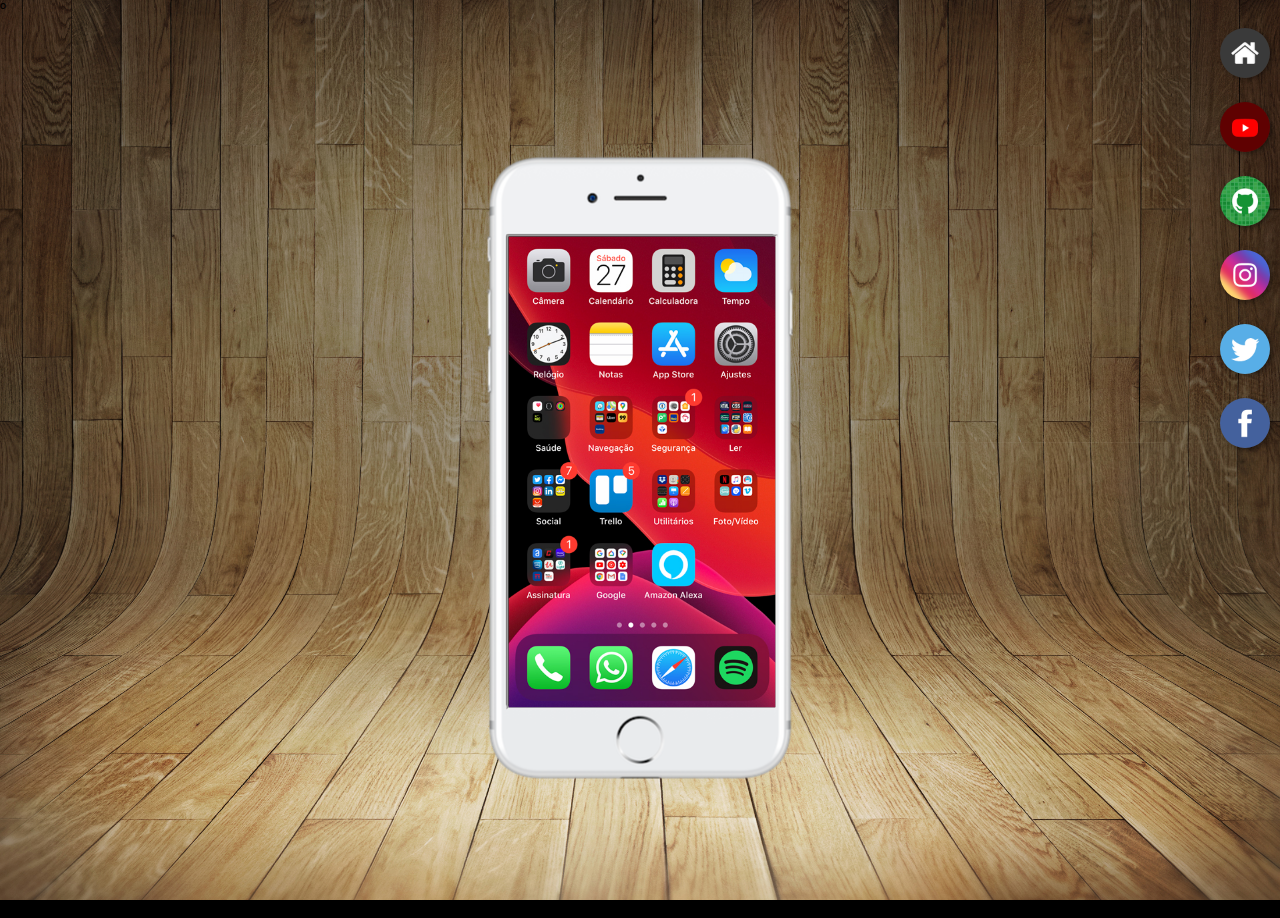
<file: index.html>
<!DOCTYPE html>
<html lang="pt-pt">
<head>
    <meta charset="UTF-8">
    <meta http-equiv="X-UA-Compatible" content="IE=edge">
    <meta name="viewport" content="width=device-width, initial-scale=1.0">
    <link rel="shortcut icon" href="favicon.ico" type="image/x-icon">º
    <link rel="stylesheet" href="estilos/style.css">
    <title>Projeto Redes Sociais</title>
</head>
<body>
    <main>
        <section id="telefone">
            <iframe src="home.html" name="tela" id="tela" framework="0">
                Seu navegador não é compatível com isso.
            </iframe>
        </section>
        <section id="redes-sociais">
            <a href="home.html" target="tela"><img src="imagens/logo-home.jpg" alt="Home"></a><br>
            <a href="youtube.html" target="tela"><img src="imagens/logo-youtube.jpg" alt="Youtube"></a><br>
            <a href="github.html" target="tela"><img src="imagens/logo-github.jpg" alt="Github"></a><br>
            <a href="instagram.html" target="tela"><img src="imagens/logo-instagram.jpg" alt="Instagram"></a><br>
            <a href="twitter.html" target="tela"><img src="imagens/logo-twitter.jpg" alt="Twitter"></a><br>
            <a href="facebook.html" target="tela"><img src="imagens/logo-facebook.jpg" alt="Facebook"></a>
        </section>
    </main>
</body>
</html>
</file>
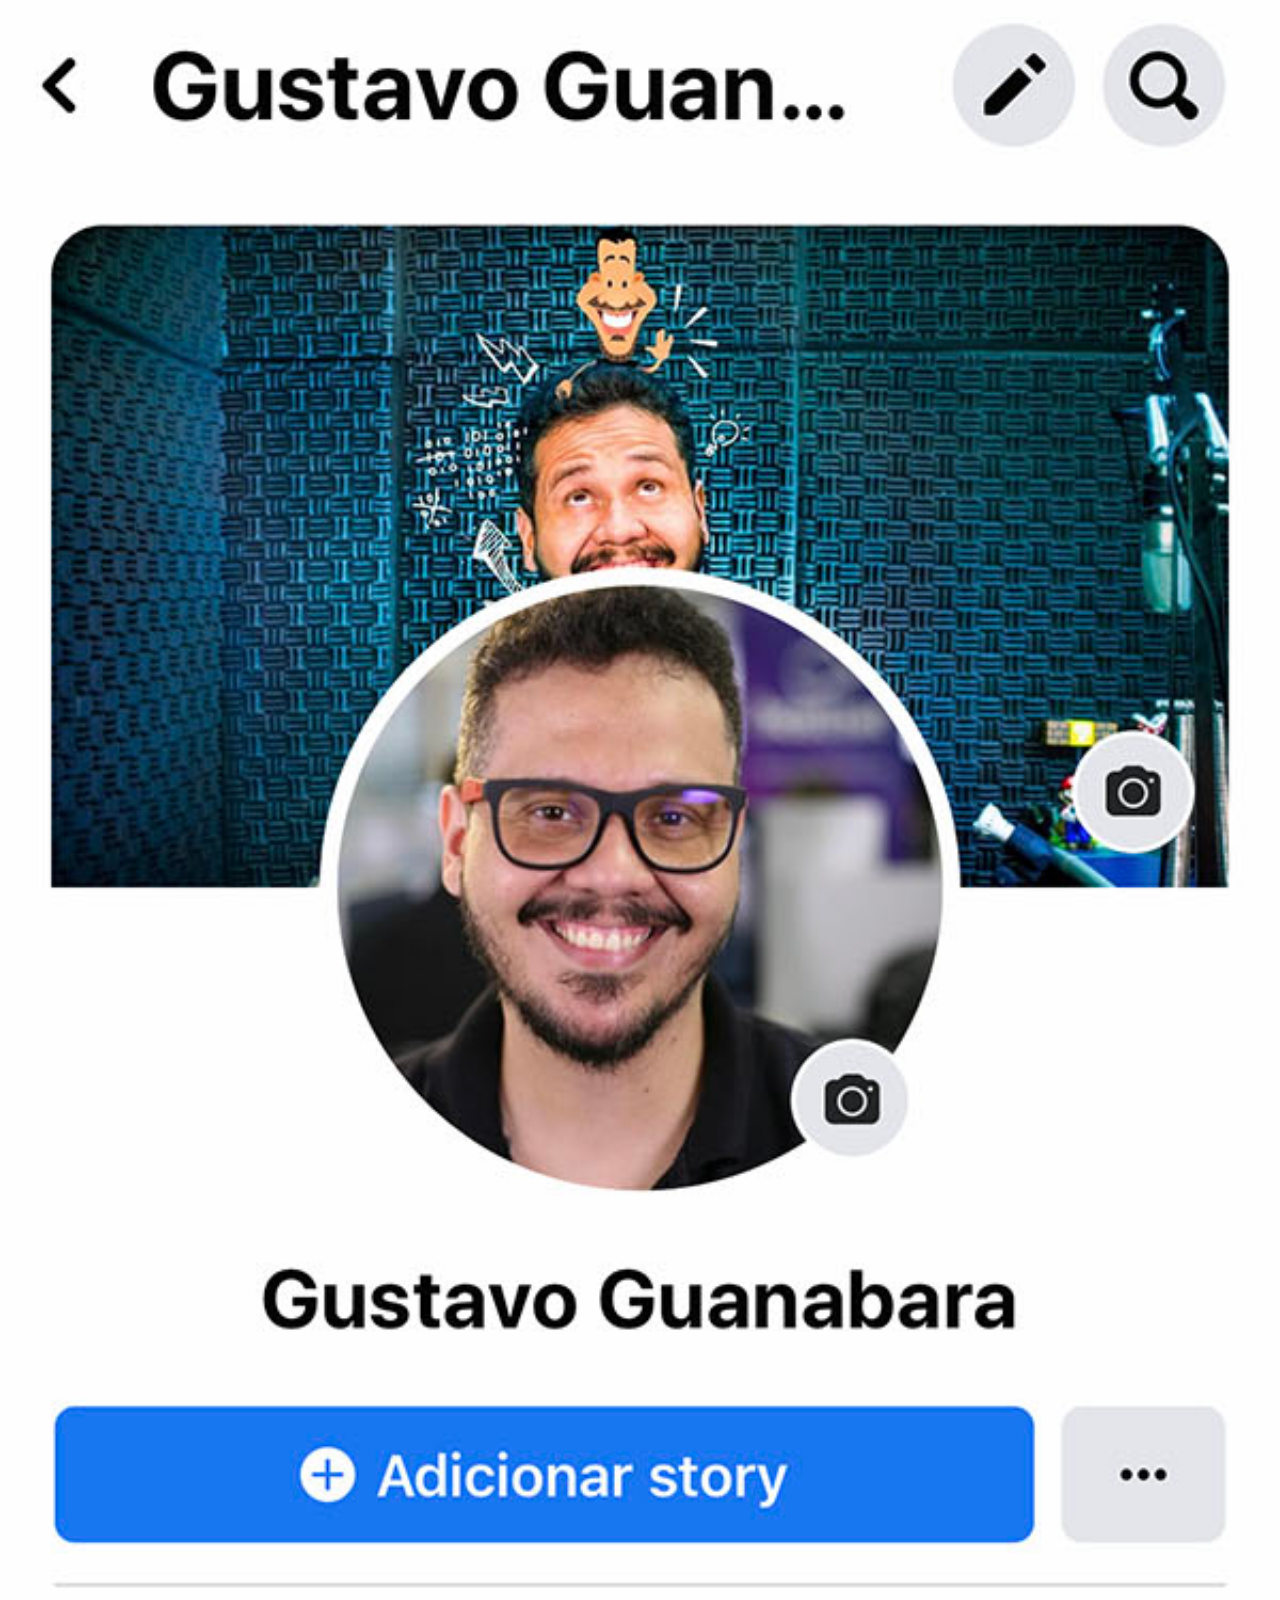
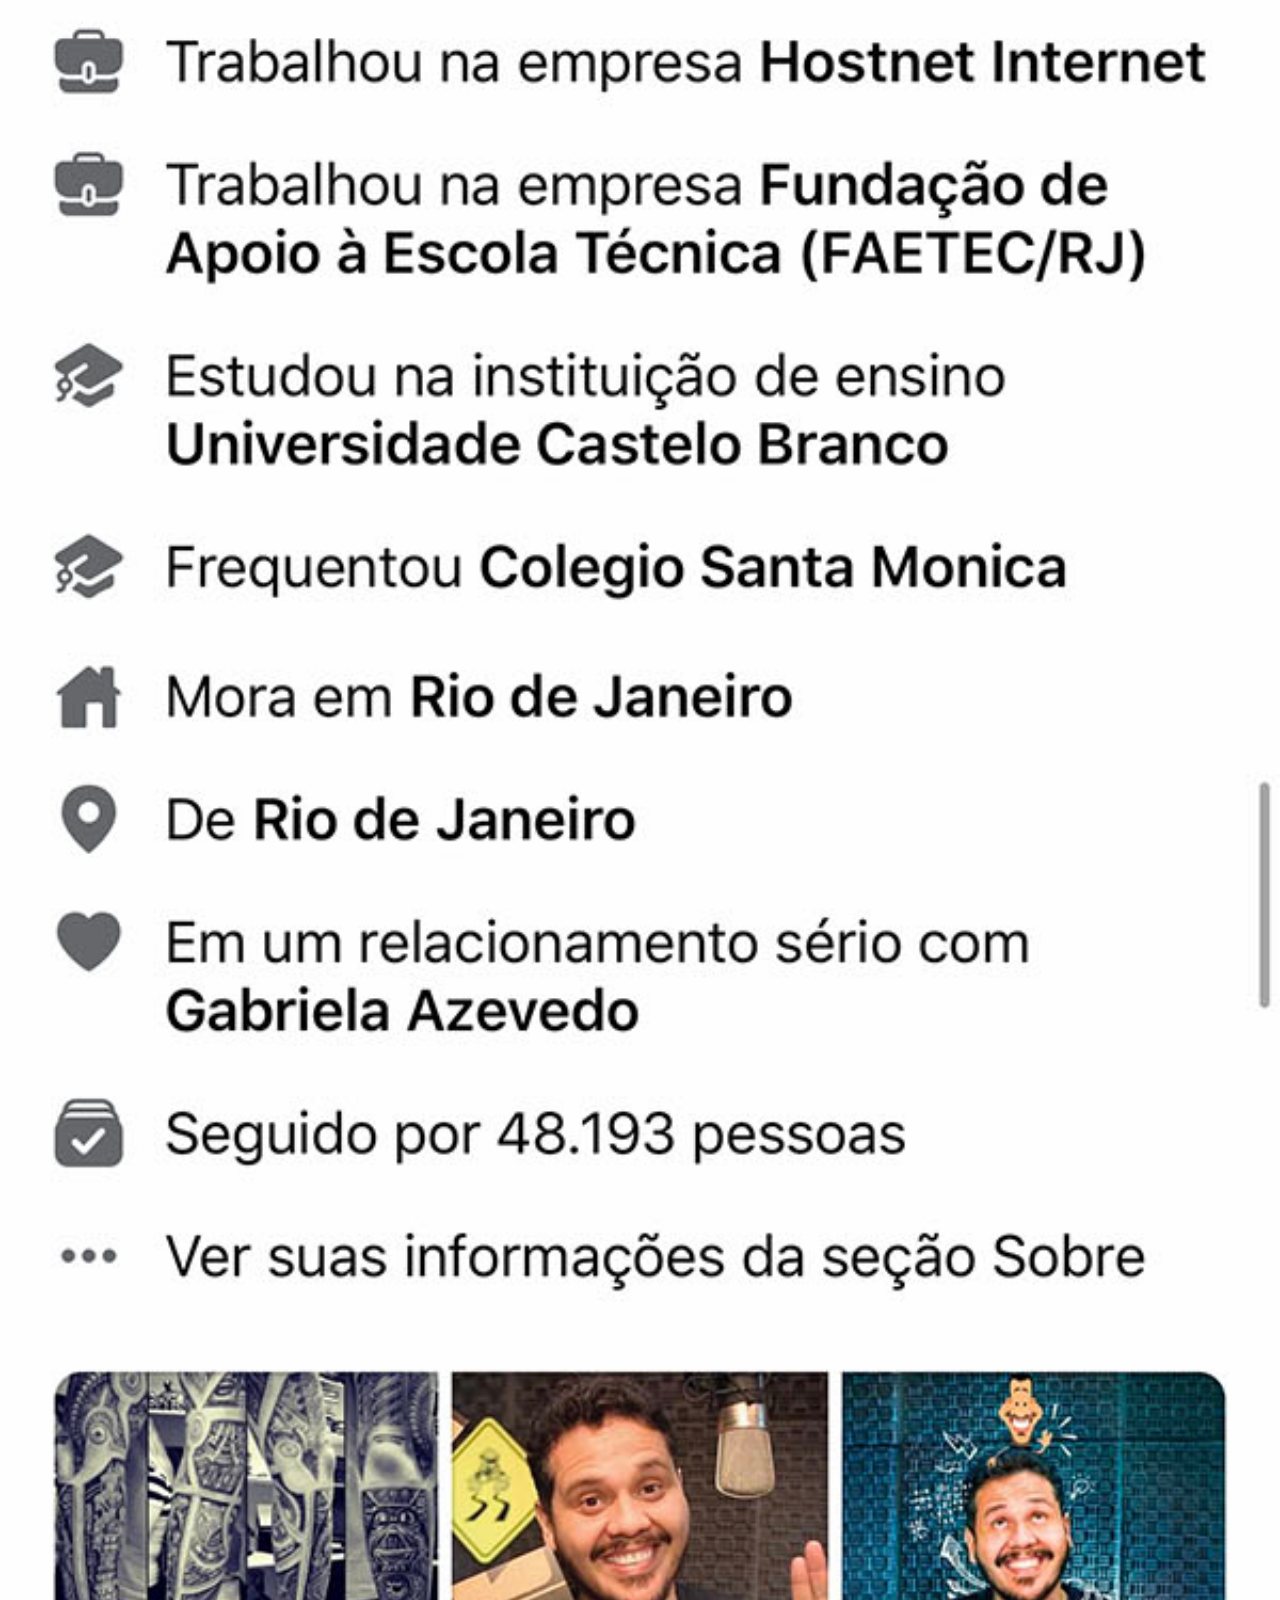
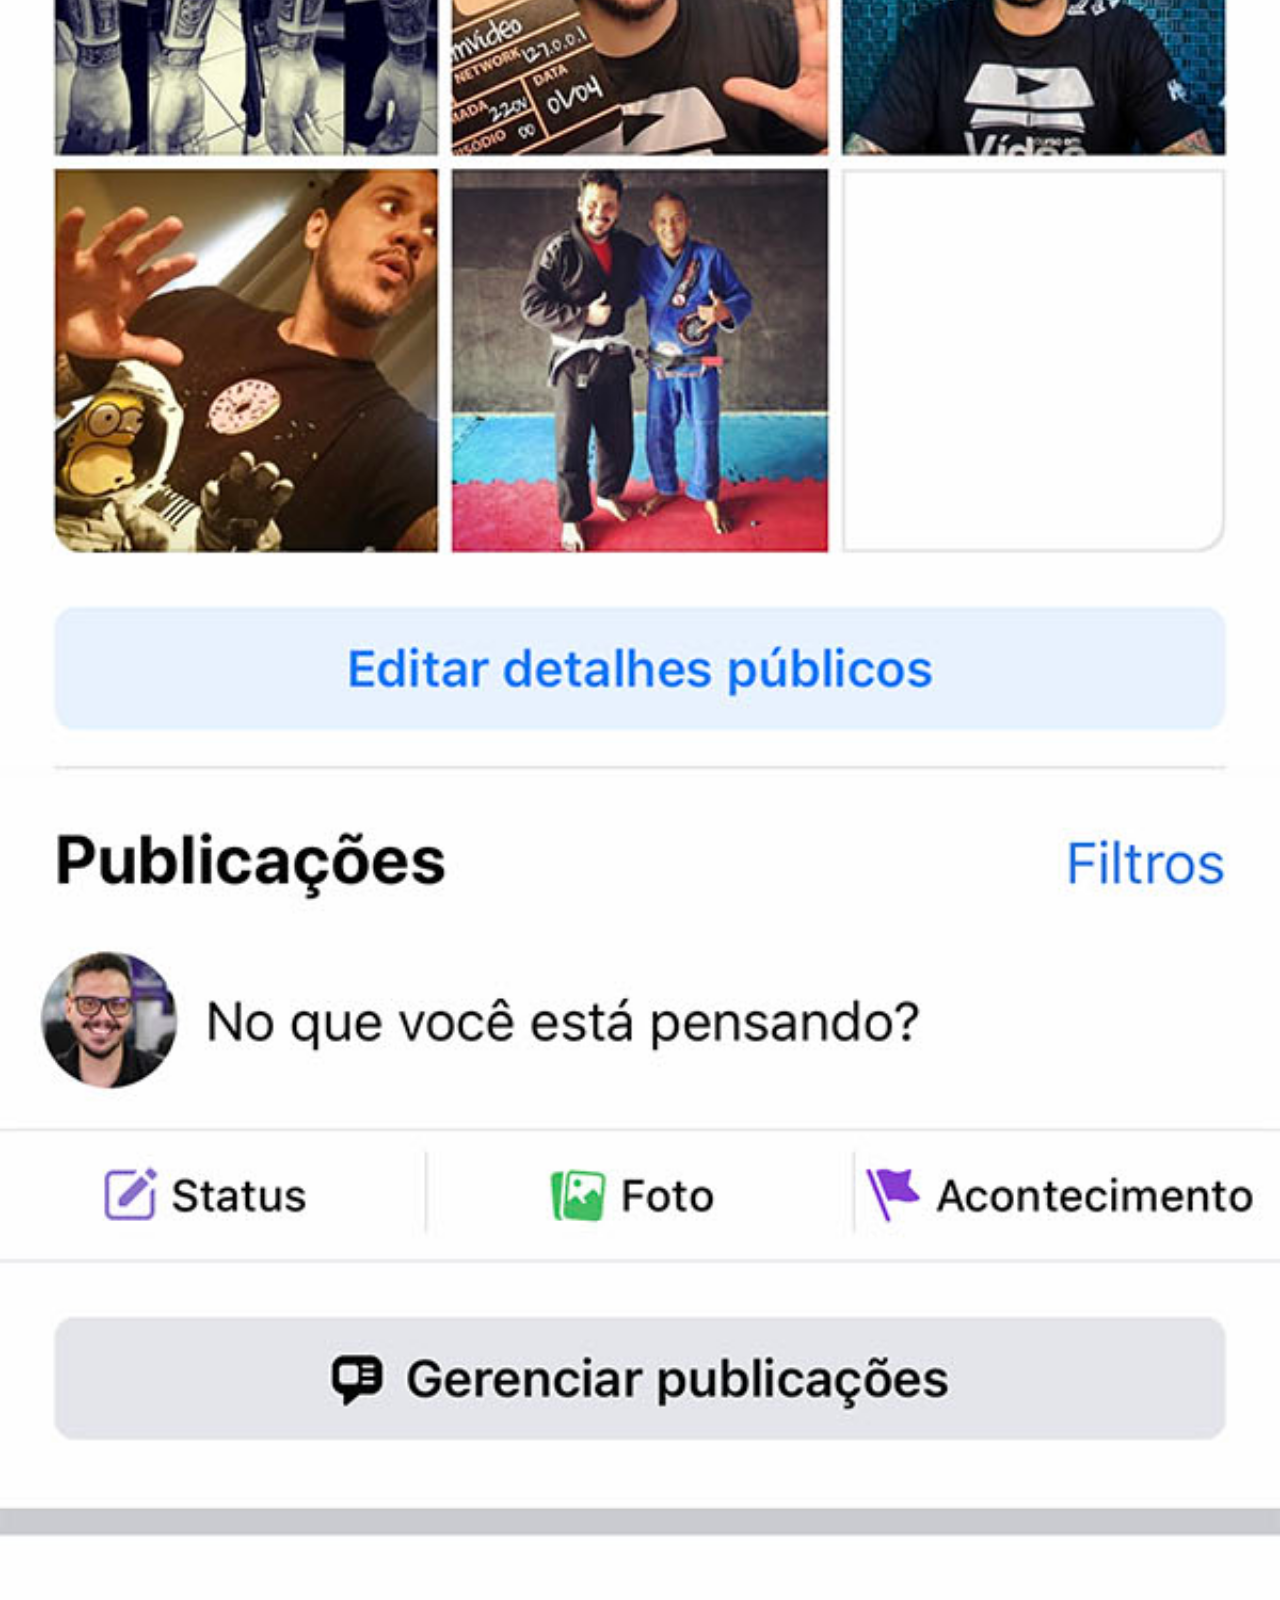
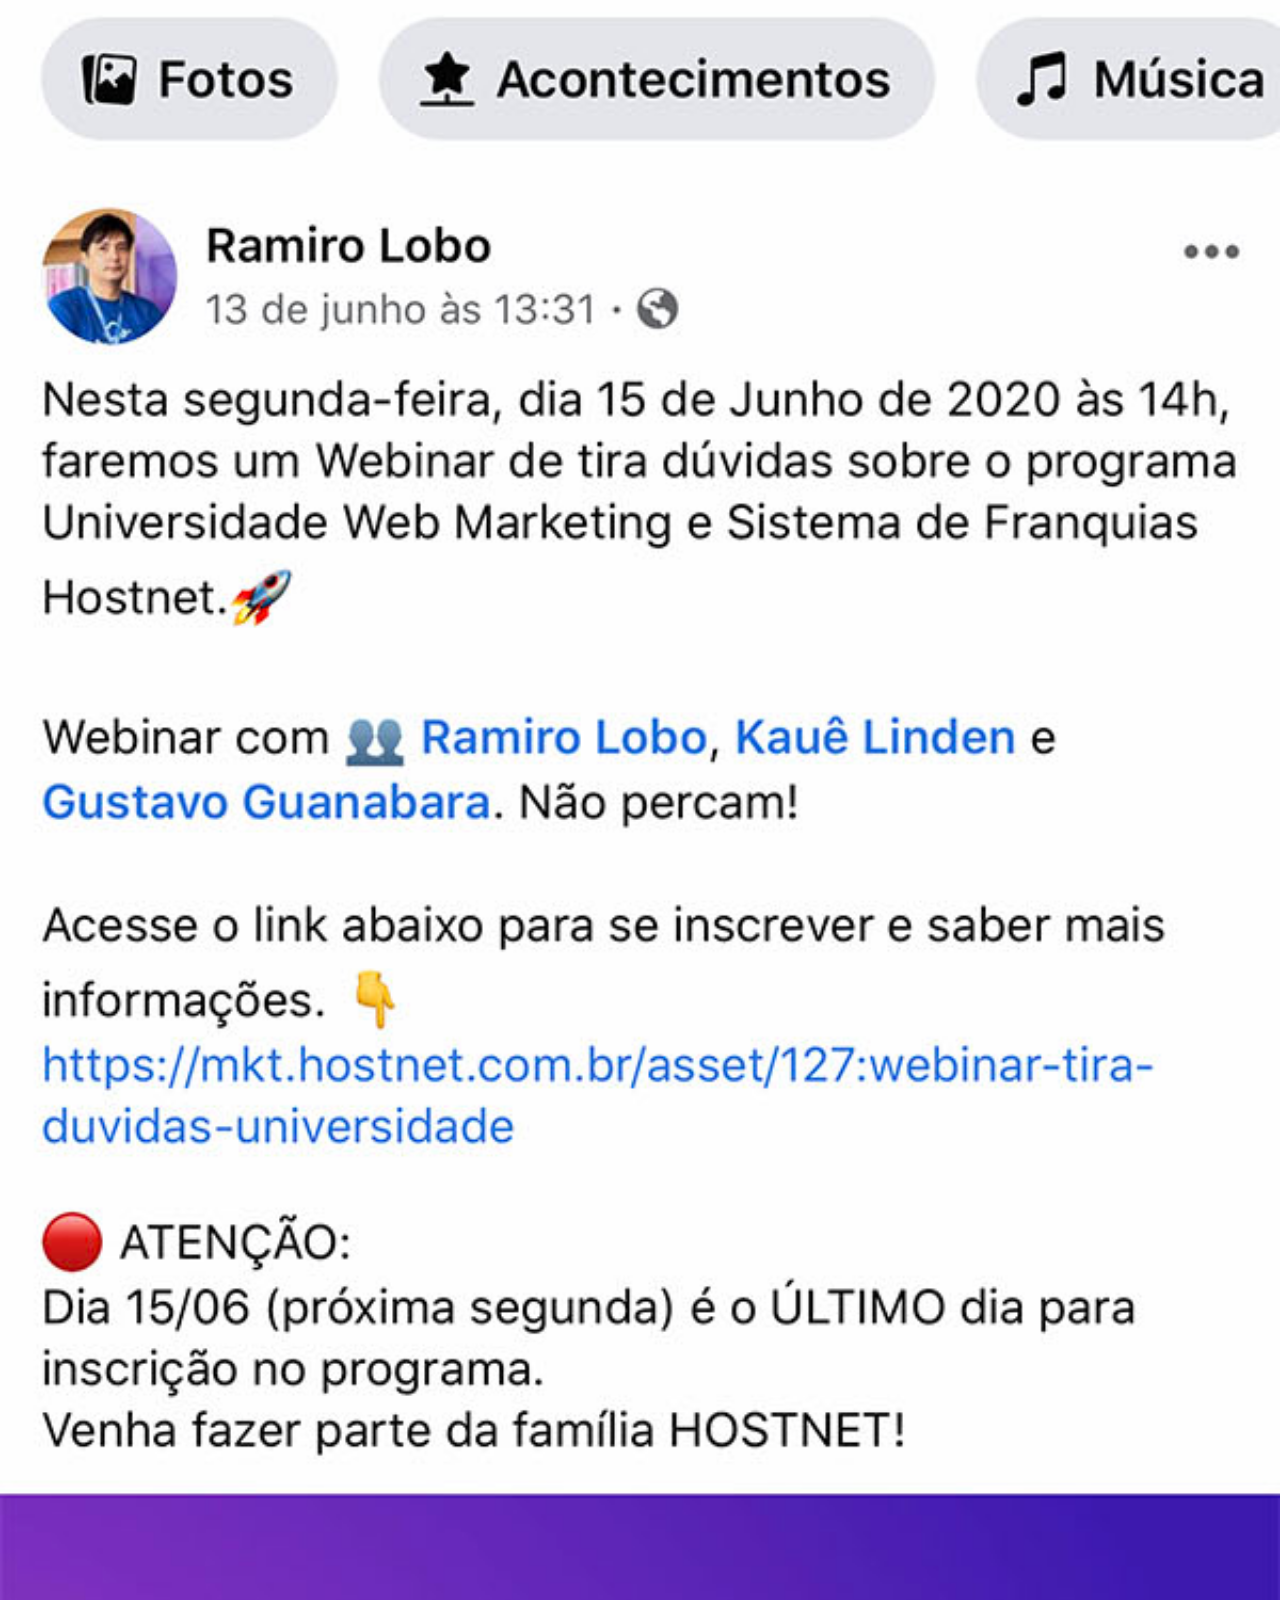
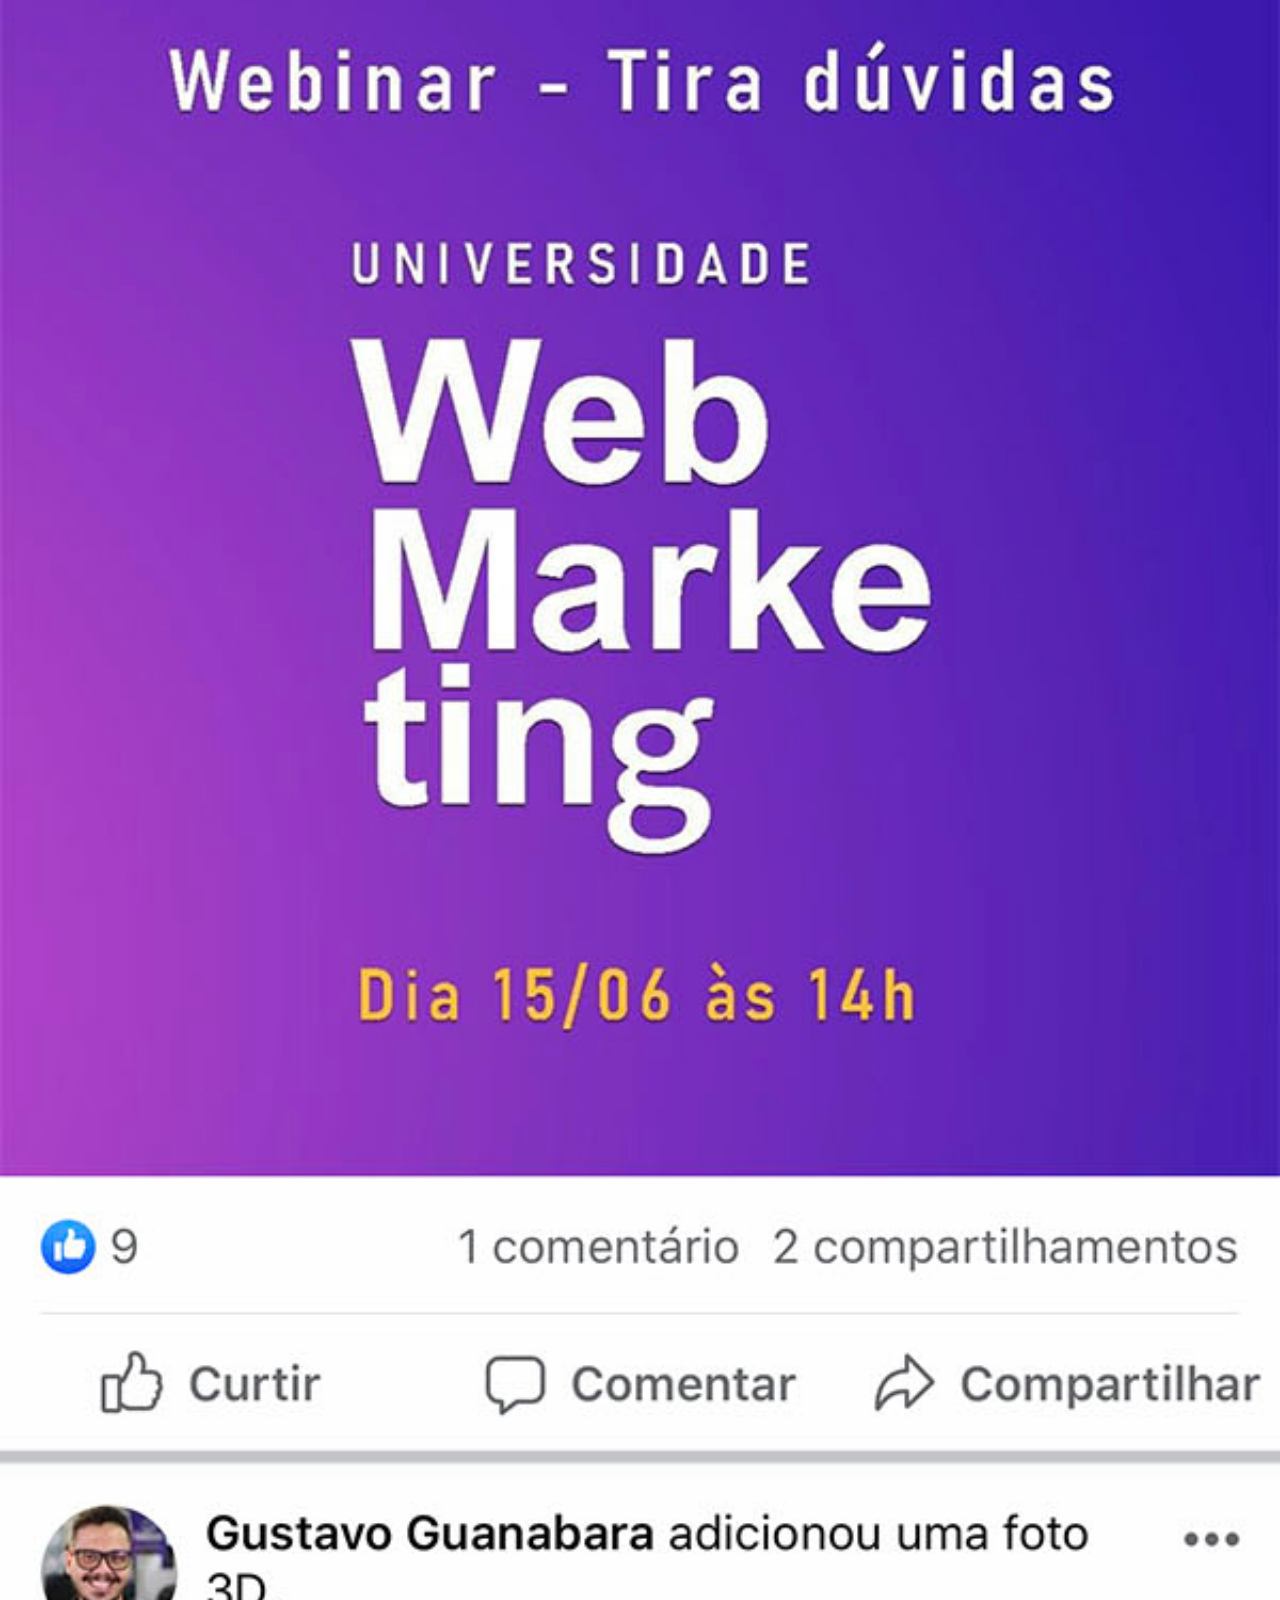
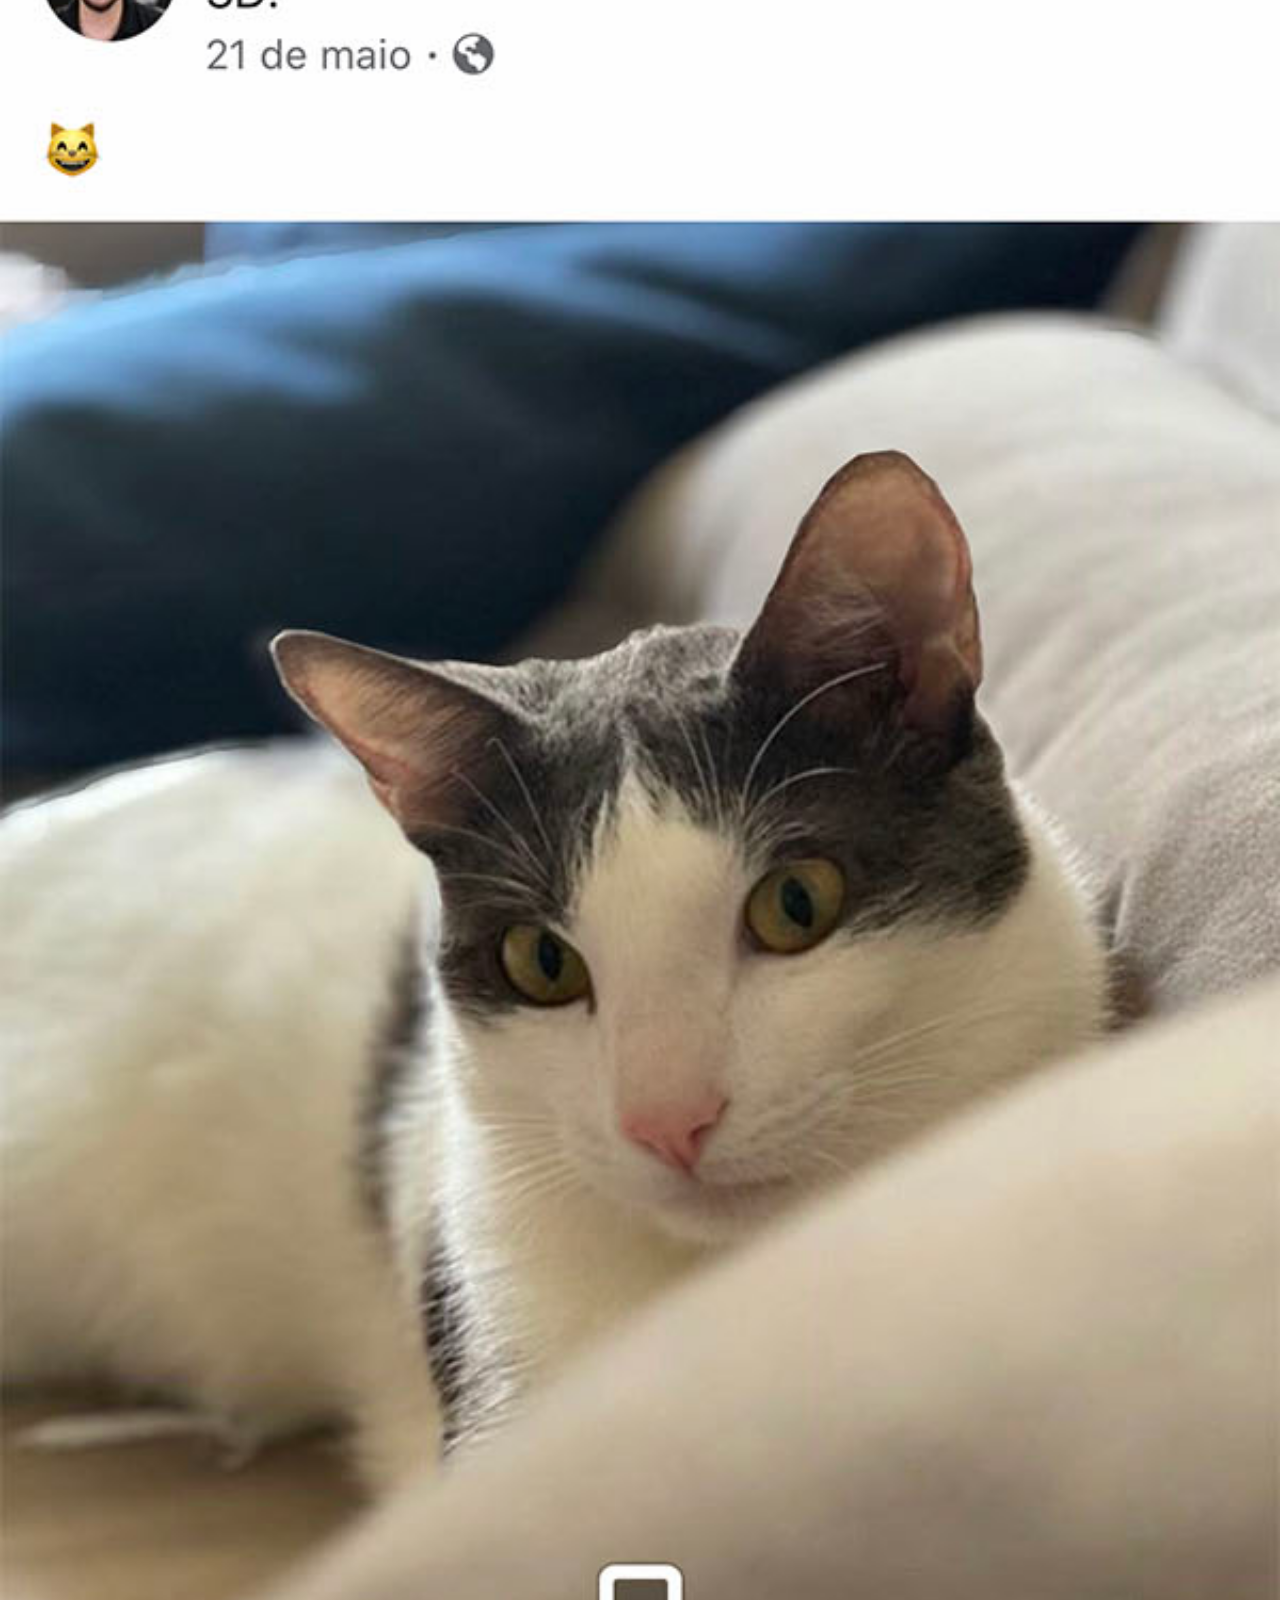
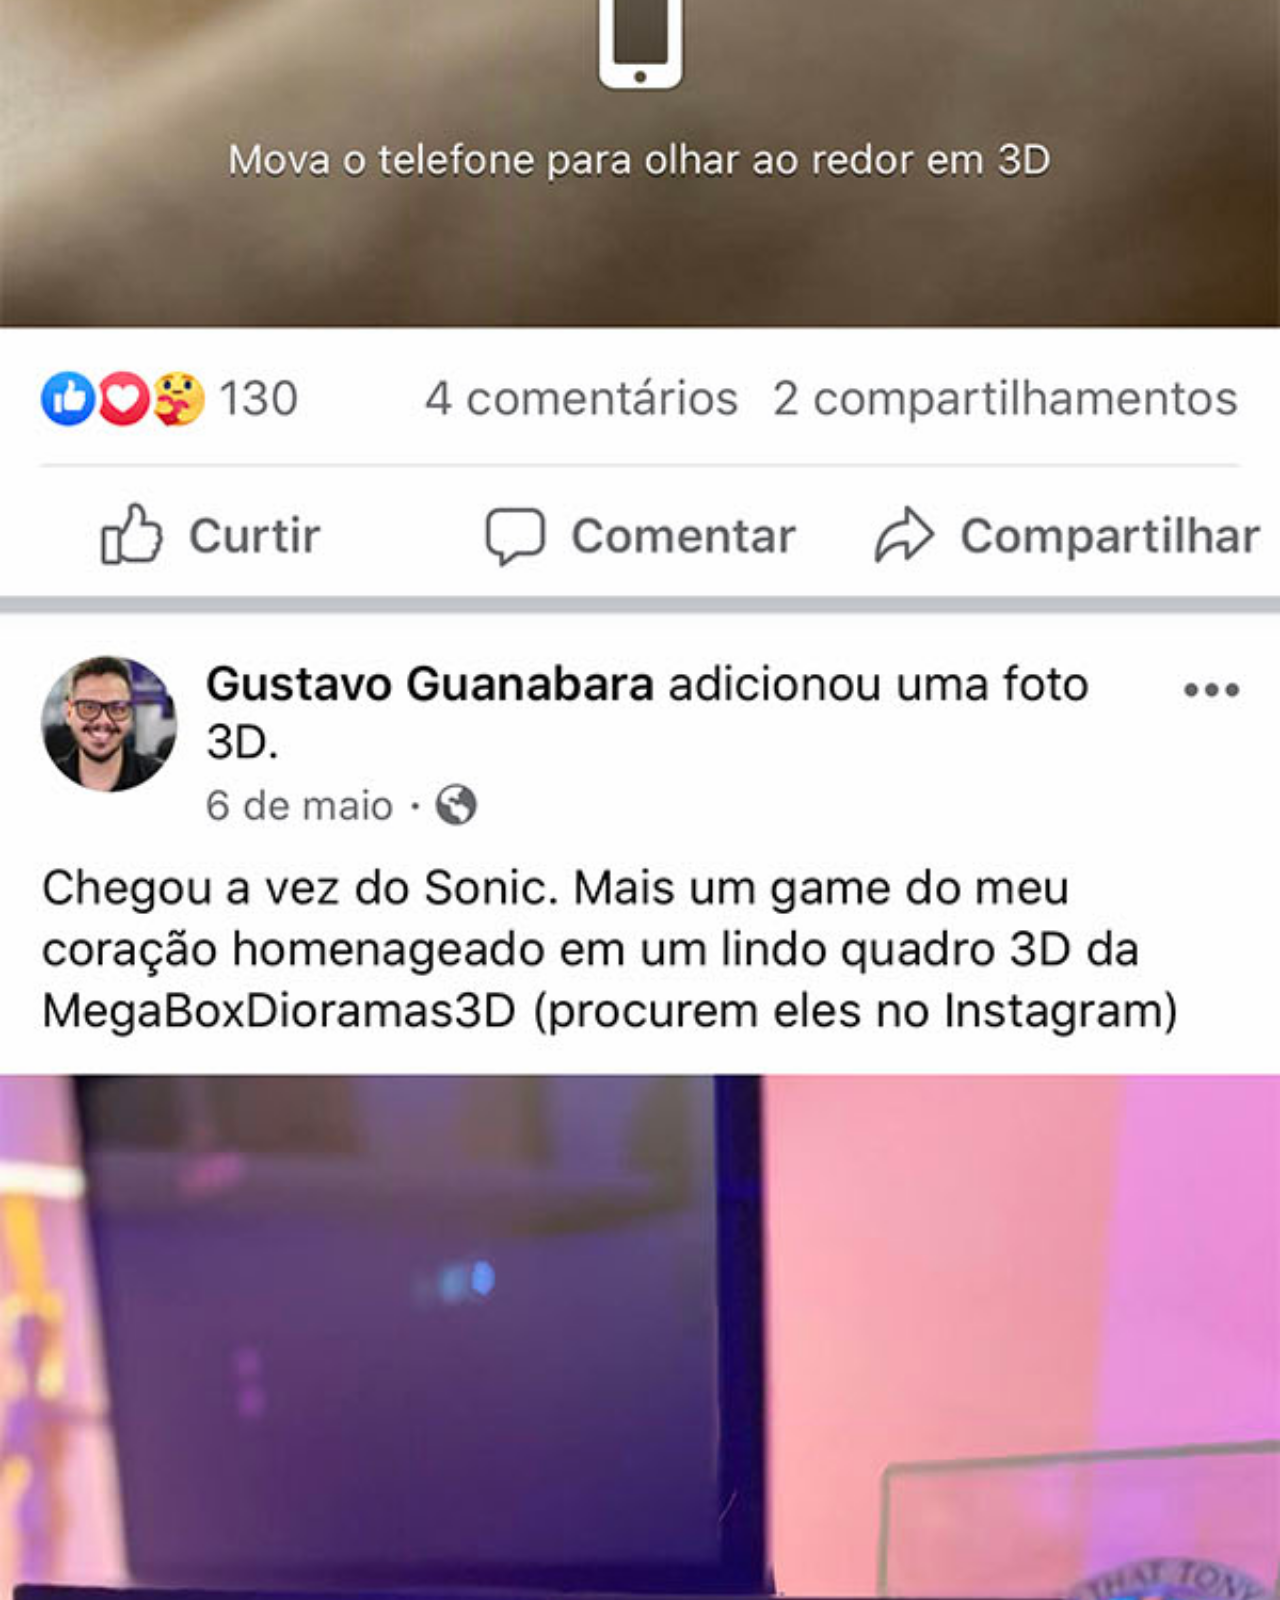
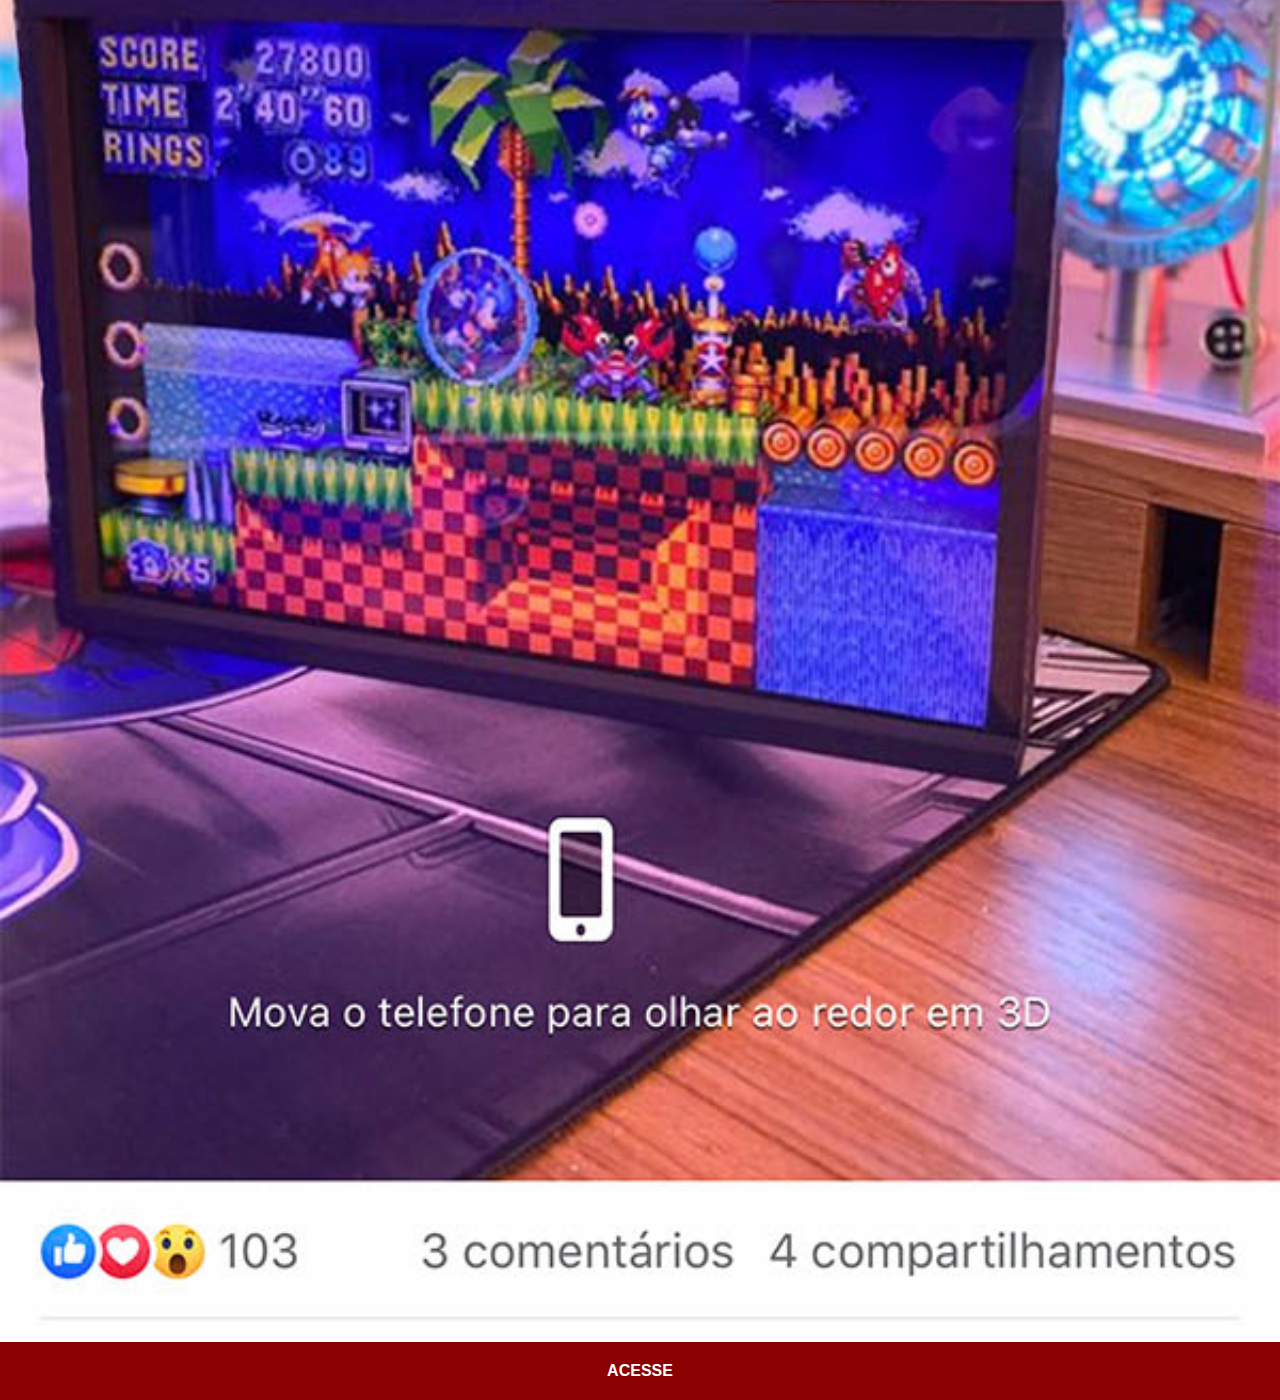
<file: facebook.html>
<!DOCTYPE html>
<html lang="en">
<head>
    <meta charset="UTF-8">
    <meta http-equiv="X-UA-Compatible" content="IE=edge">
    <meta name="viewport" content="width=device-width, initial-scale=1.0">
    <title>Facebook</title>
    <link rel="stylesheet" href="estilos/social.css">
</head>
<body>
    <img src="imagens/tela-facebook.jpg" alt="Facebook">
    <a href="https://www.facebook.com/luizfillipegama/" target="_blank">ACESSE</a>
</body>
</html>
</file>
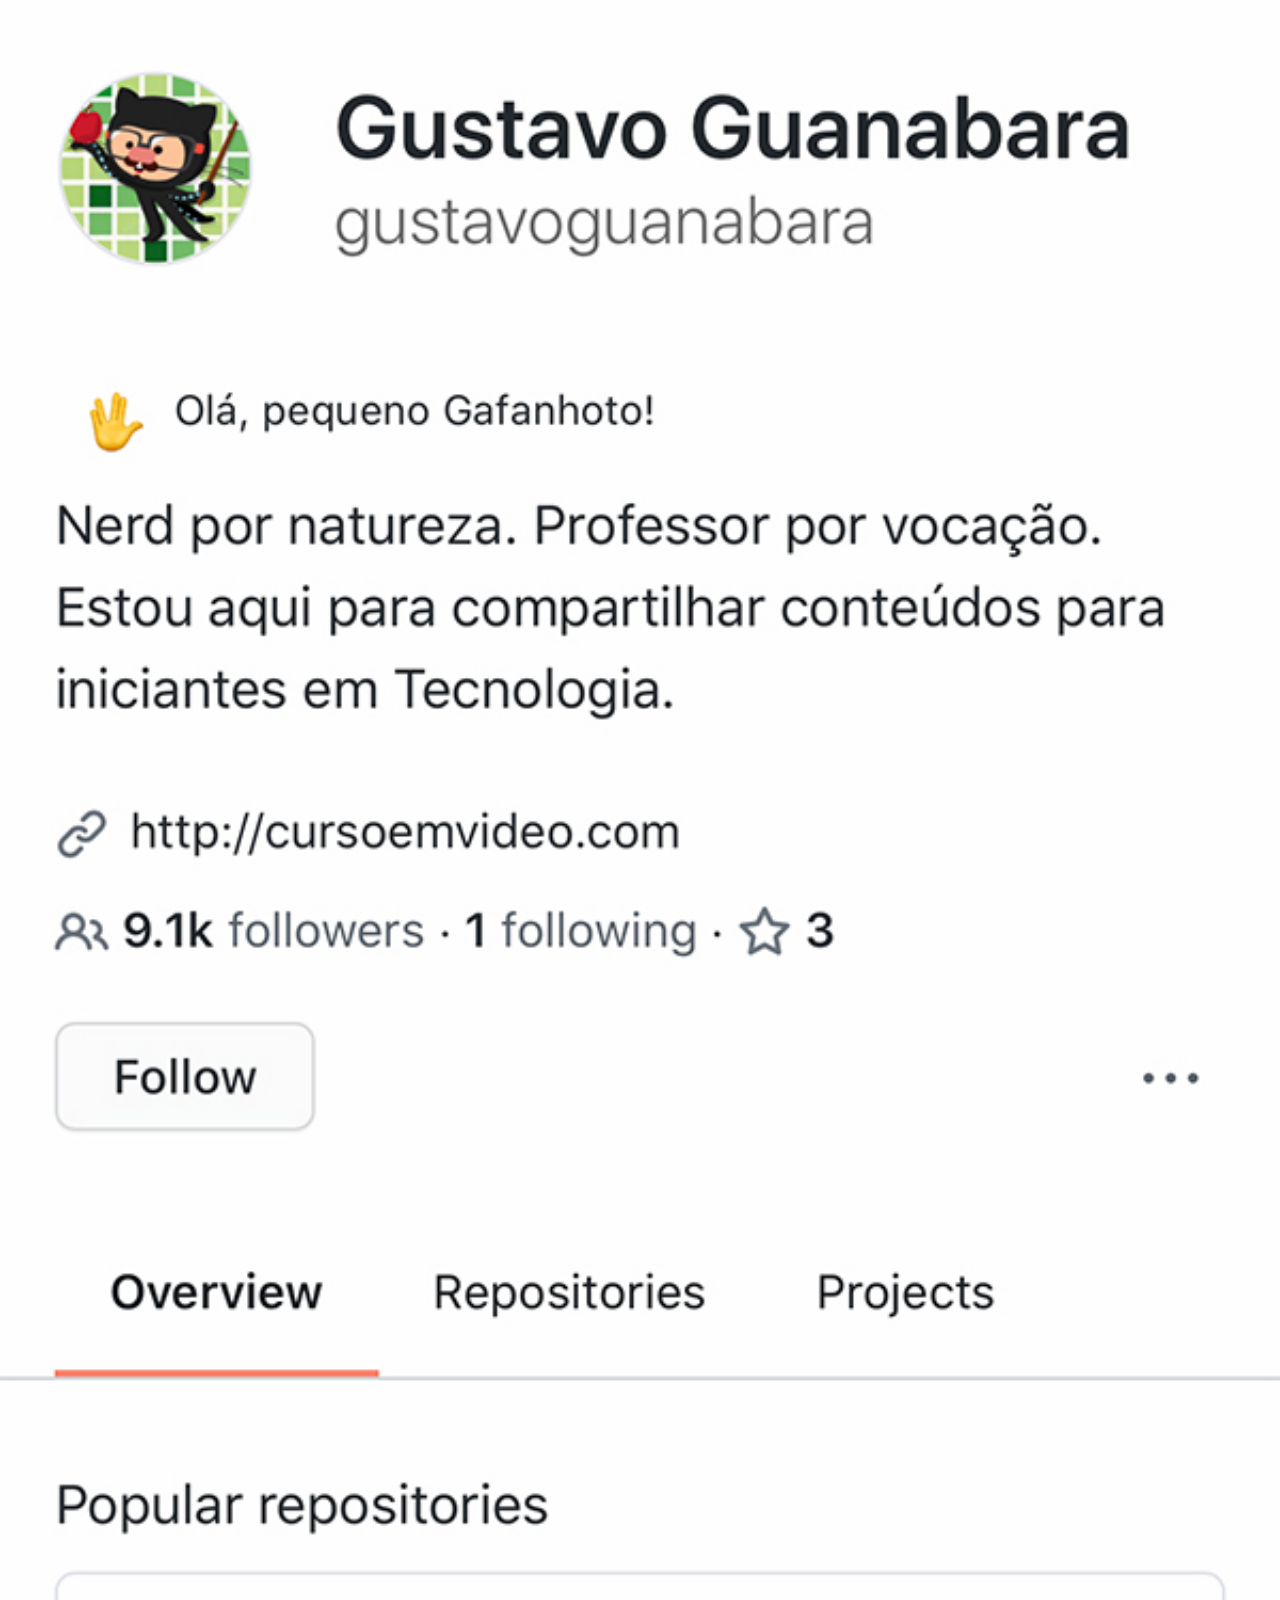
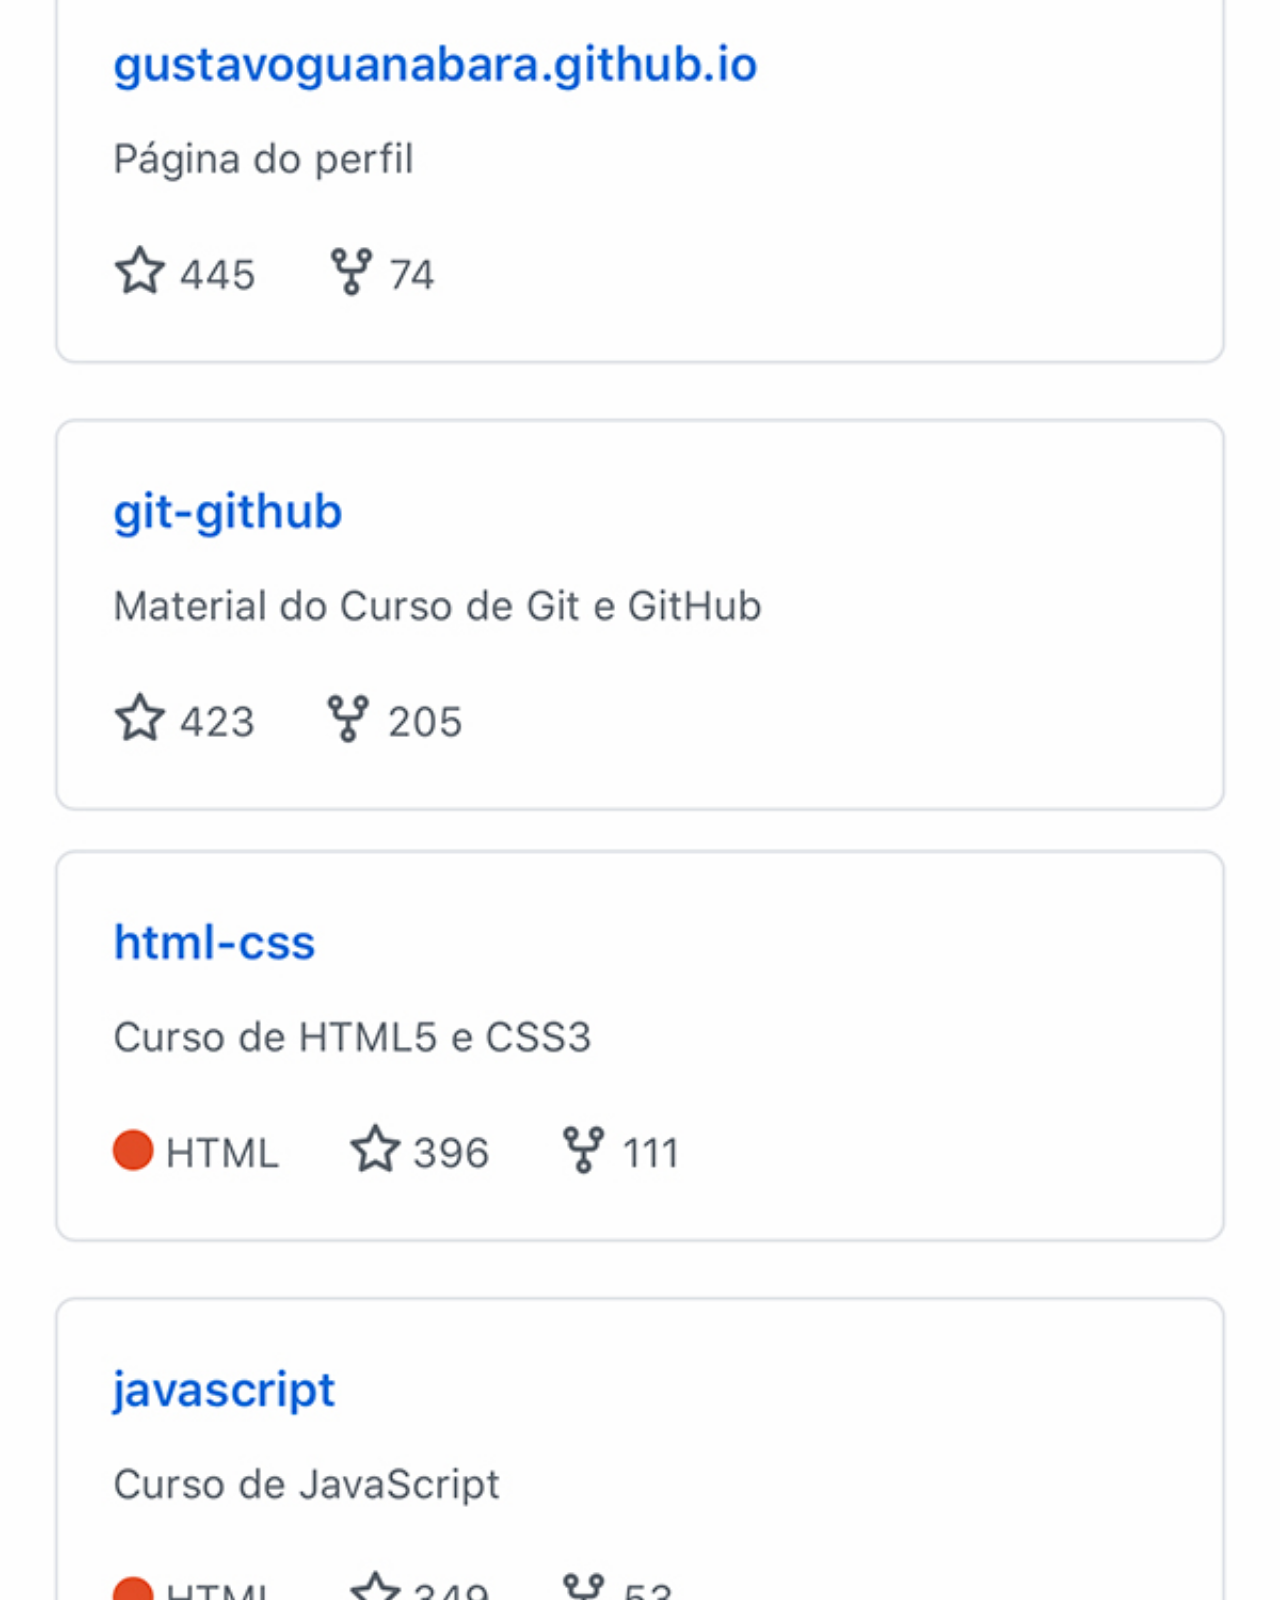
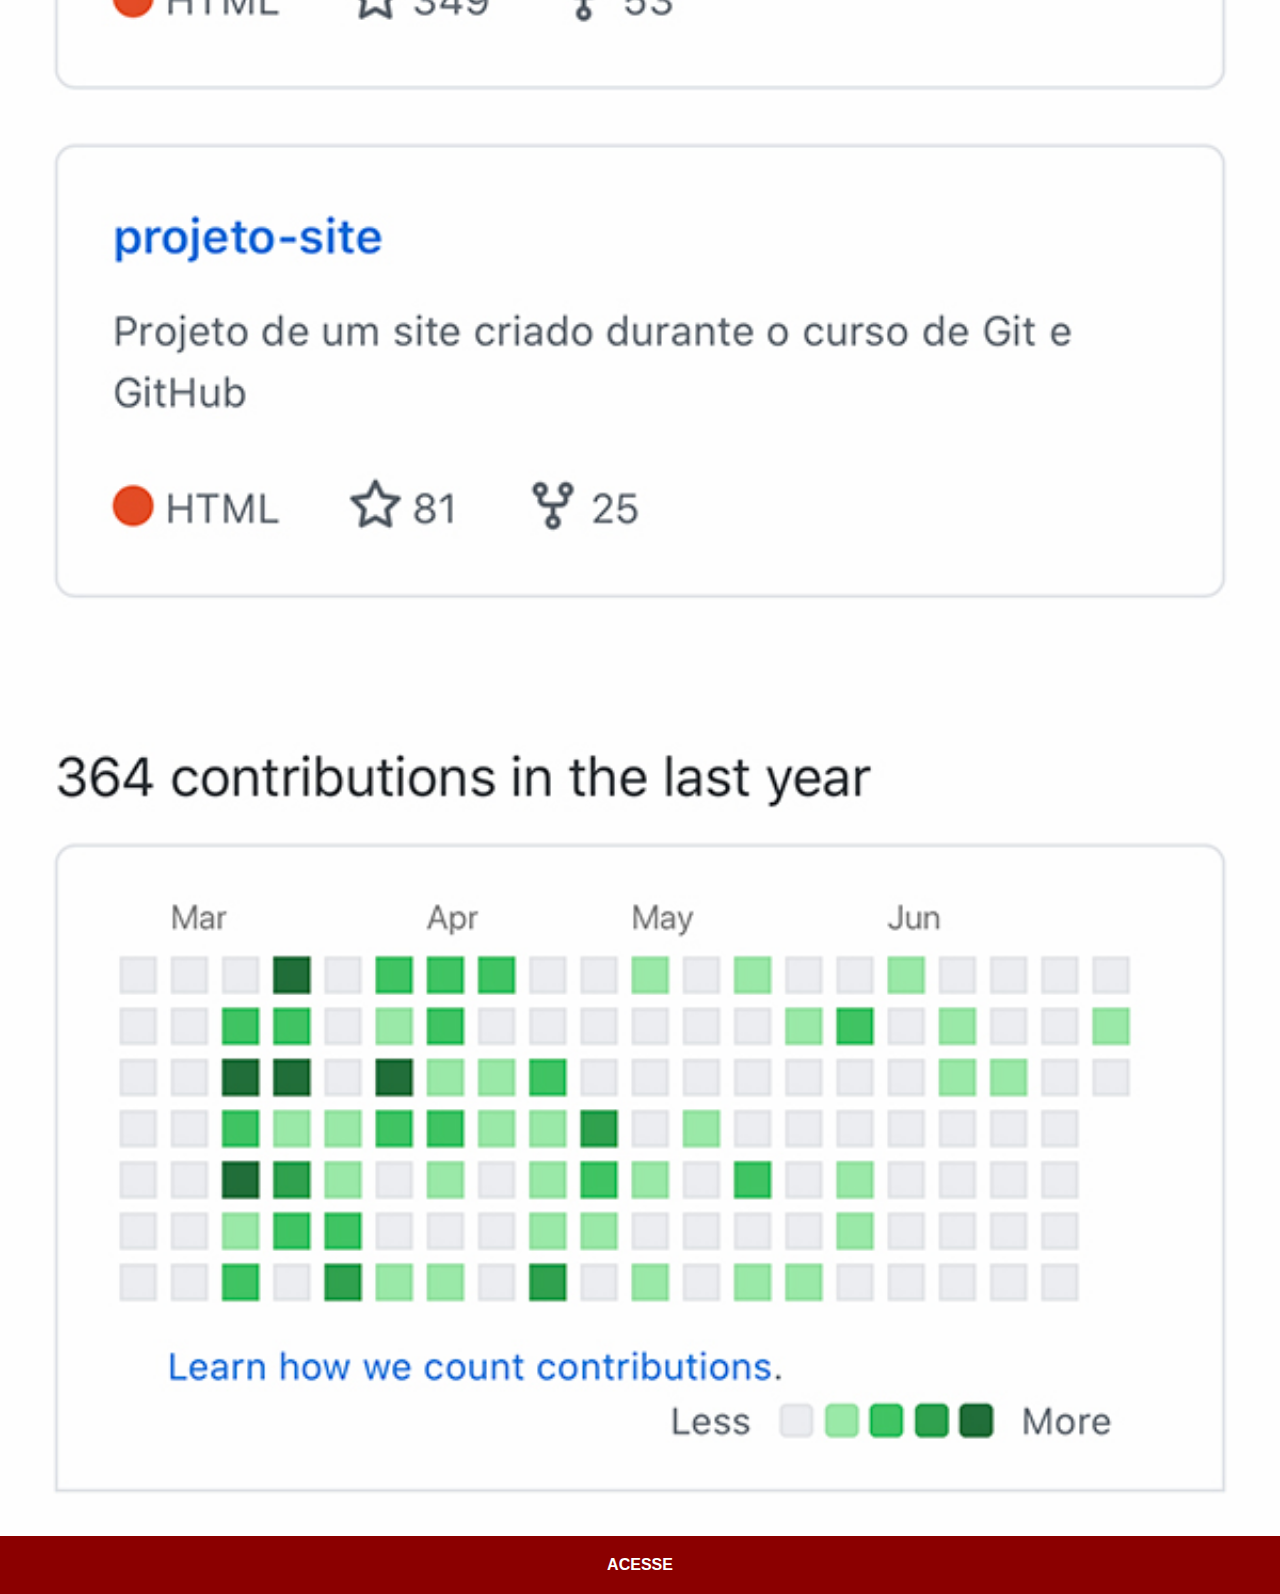
<file: github.html>
<!DOCTYPE html>
<html lang="pt-pt">
<head>
    <meta charset="UTF-8">
    <meta http-equiv="X-UA-Compatible" content="IE=edge">
    <meta name="viewport" content="width=device-width, initial-scale=1.0">
    <title>Github</title>
    <link rel="stylesheet" href="estilos/social.css">
</head>
<body>
    <img src="imagens/tela-github.jpg" alt="Github">
    <a href="https://github.com/LuizGamaDev" target="_blank">ACESSE</a>
</body>
</html>
</file>
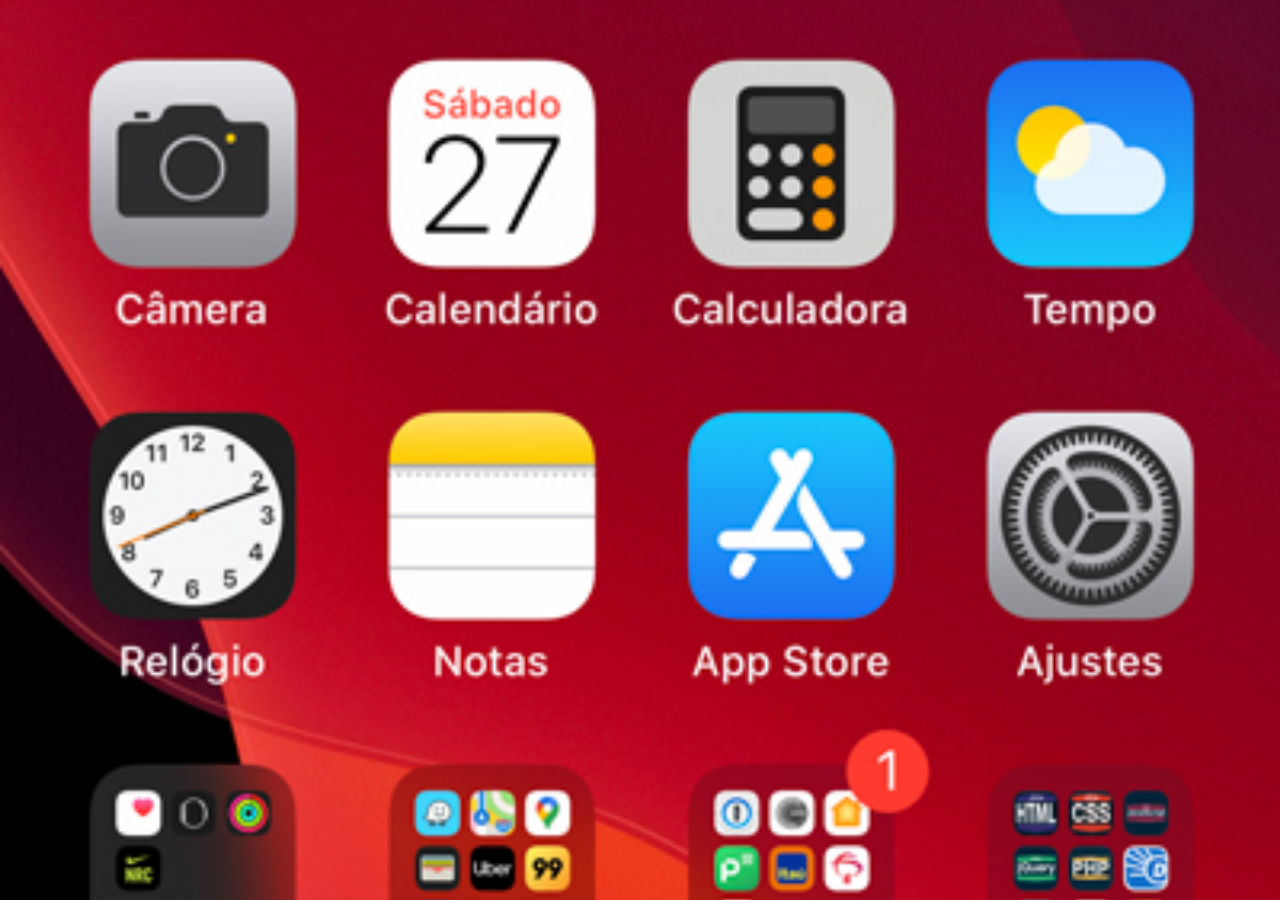
<file: home.html>
<!DOCTYPE html>
<html lang="pt-pt">
<head>
    <meta charset="UTF-8">
    <meta http-equiv="X-UA-Compatible" content="IE=edge">
    <meta name="viewport" content="width=device-width, initial-scale=1.0">
    <title>Home</title>
</head>
<style>
    * {
        margin: 0px;
        padding: 0px;
    }

    body {
        width: 100vw;
        height: 100vh;
        background: black url('imagens/tela-home.jpg') no-repeat top center;
        background-size: cover;
    }
</style>
<body>
    
</body>
</html>
</file>
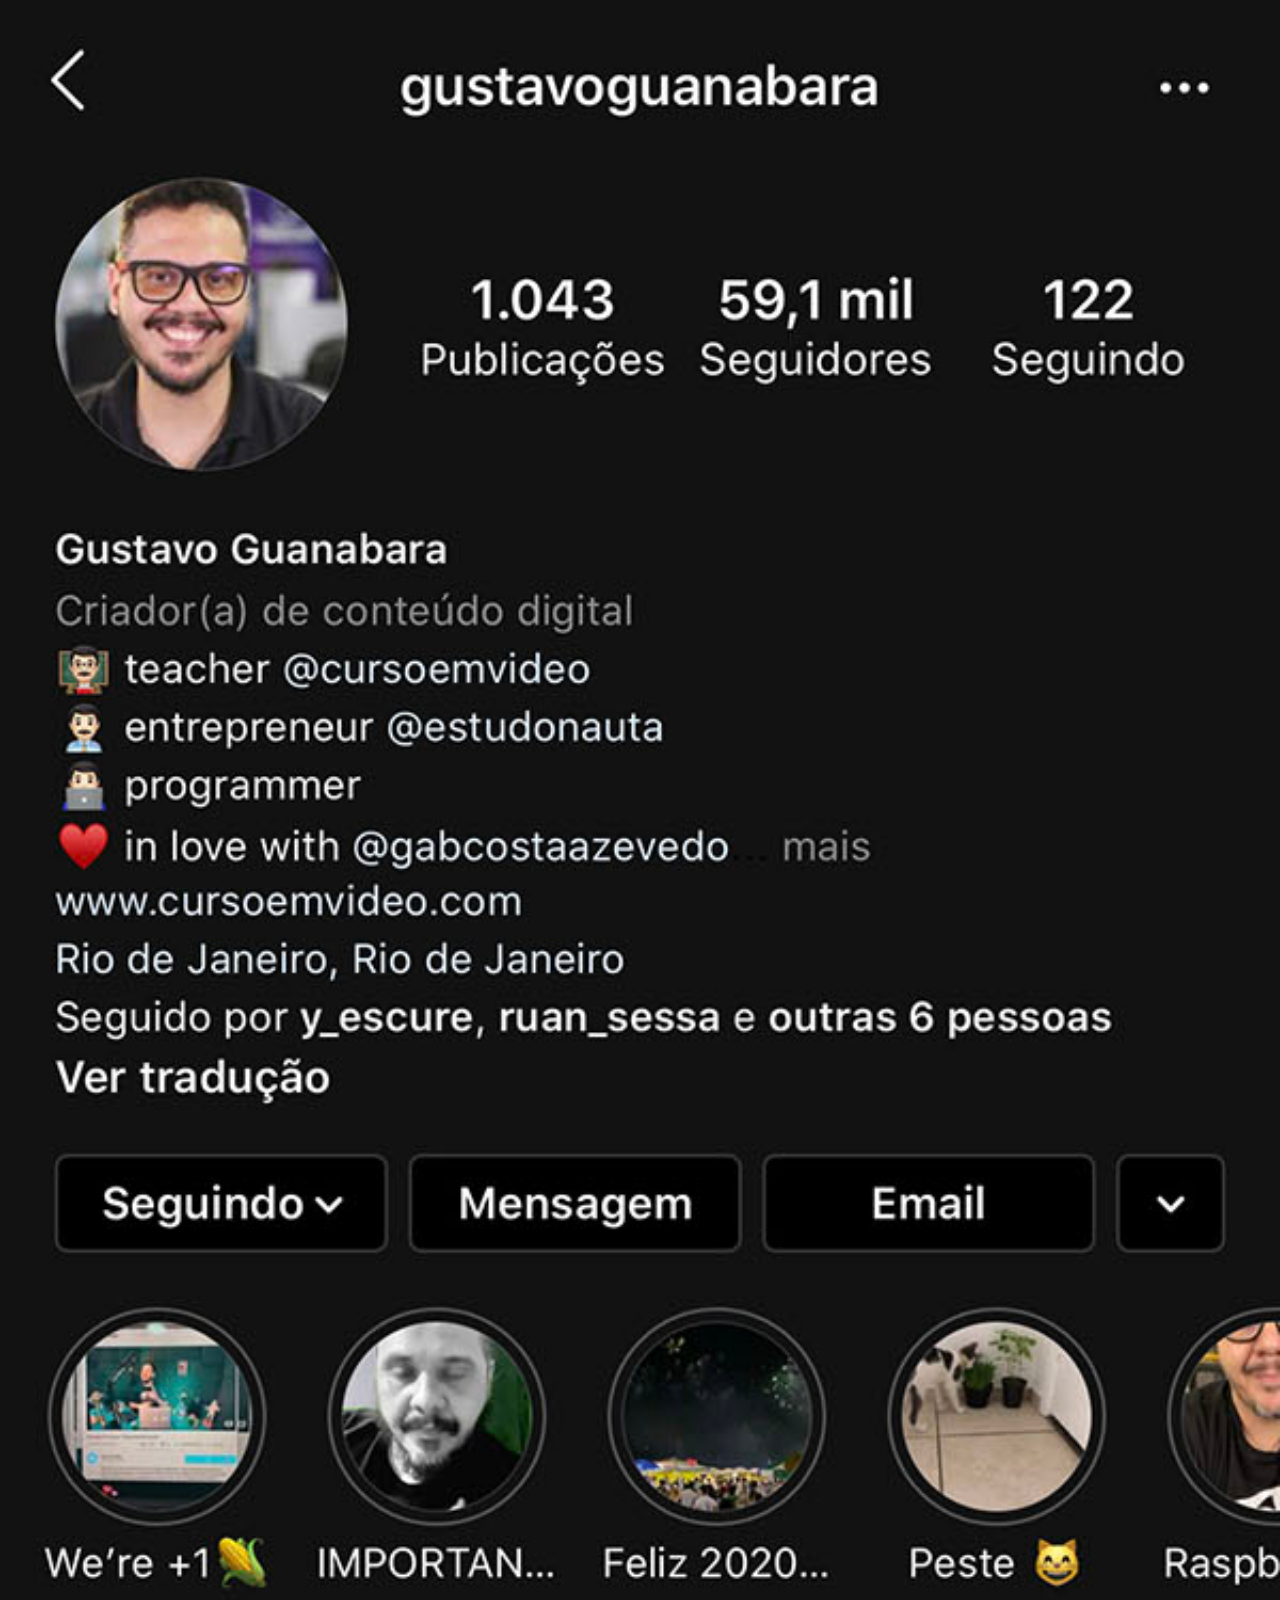
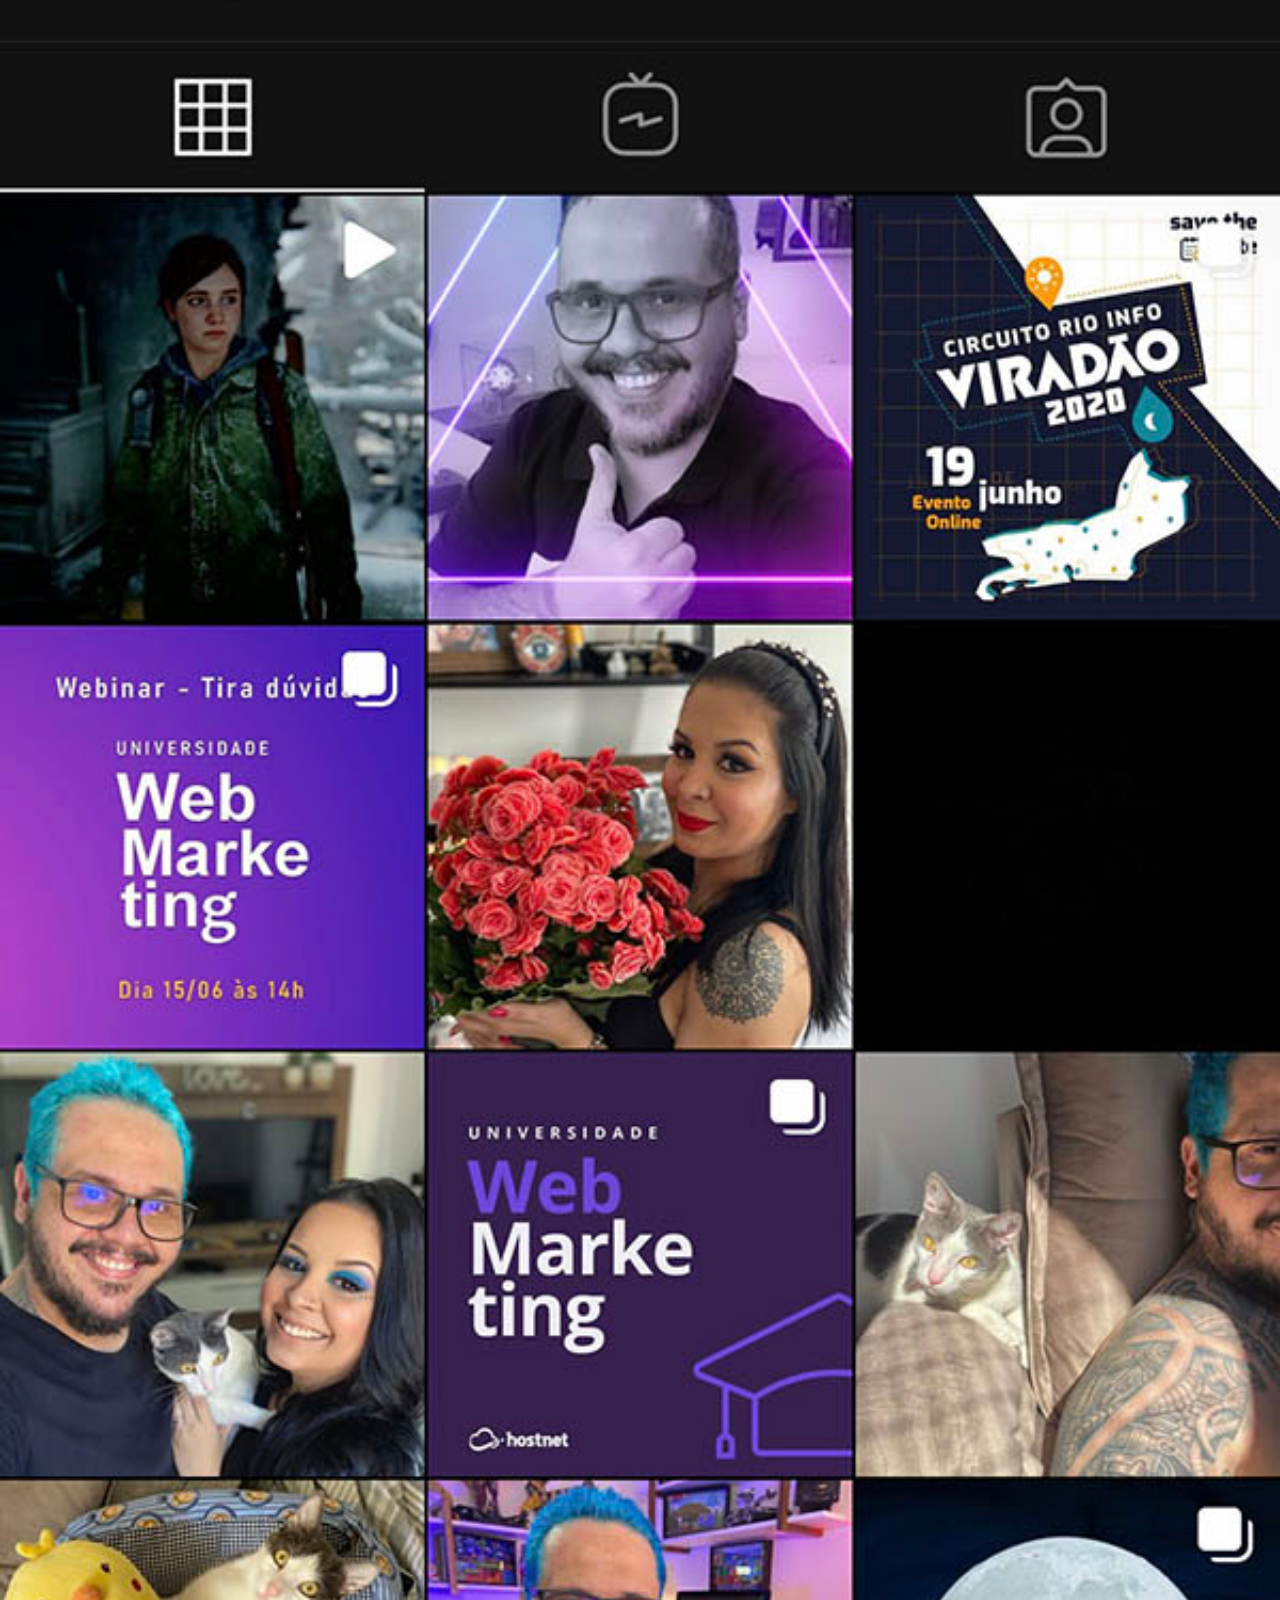
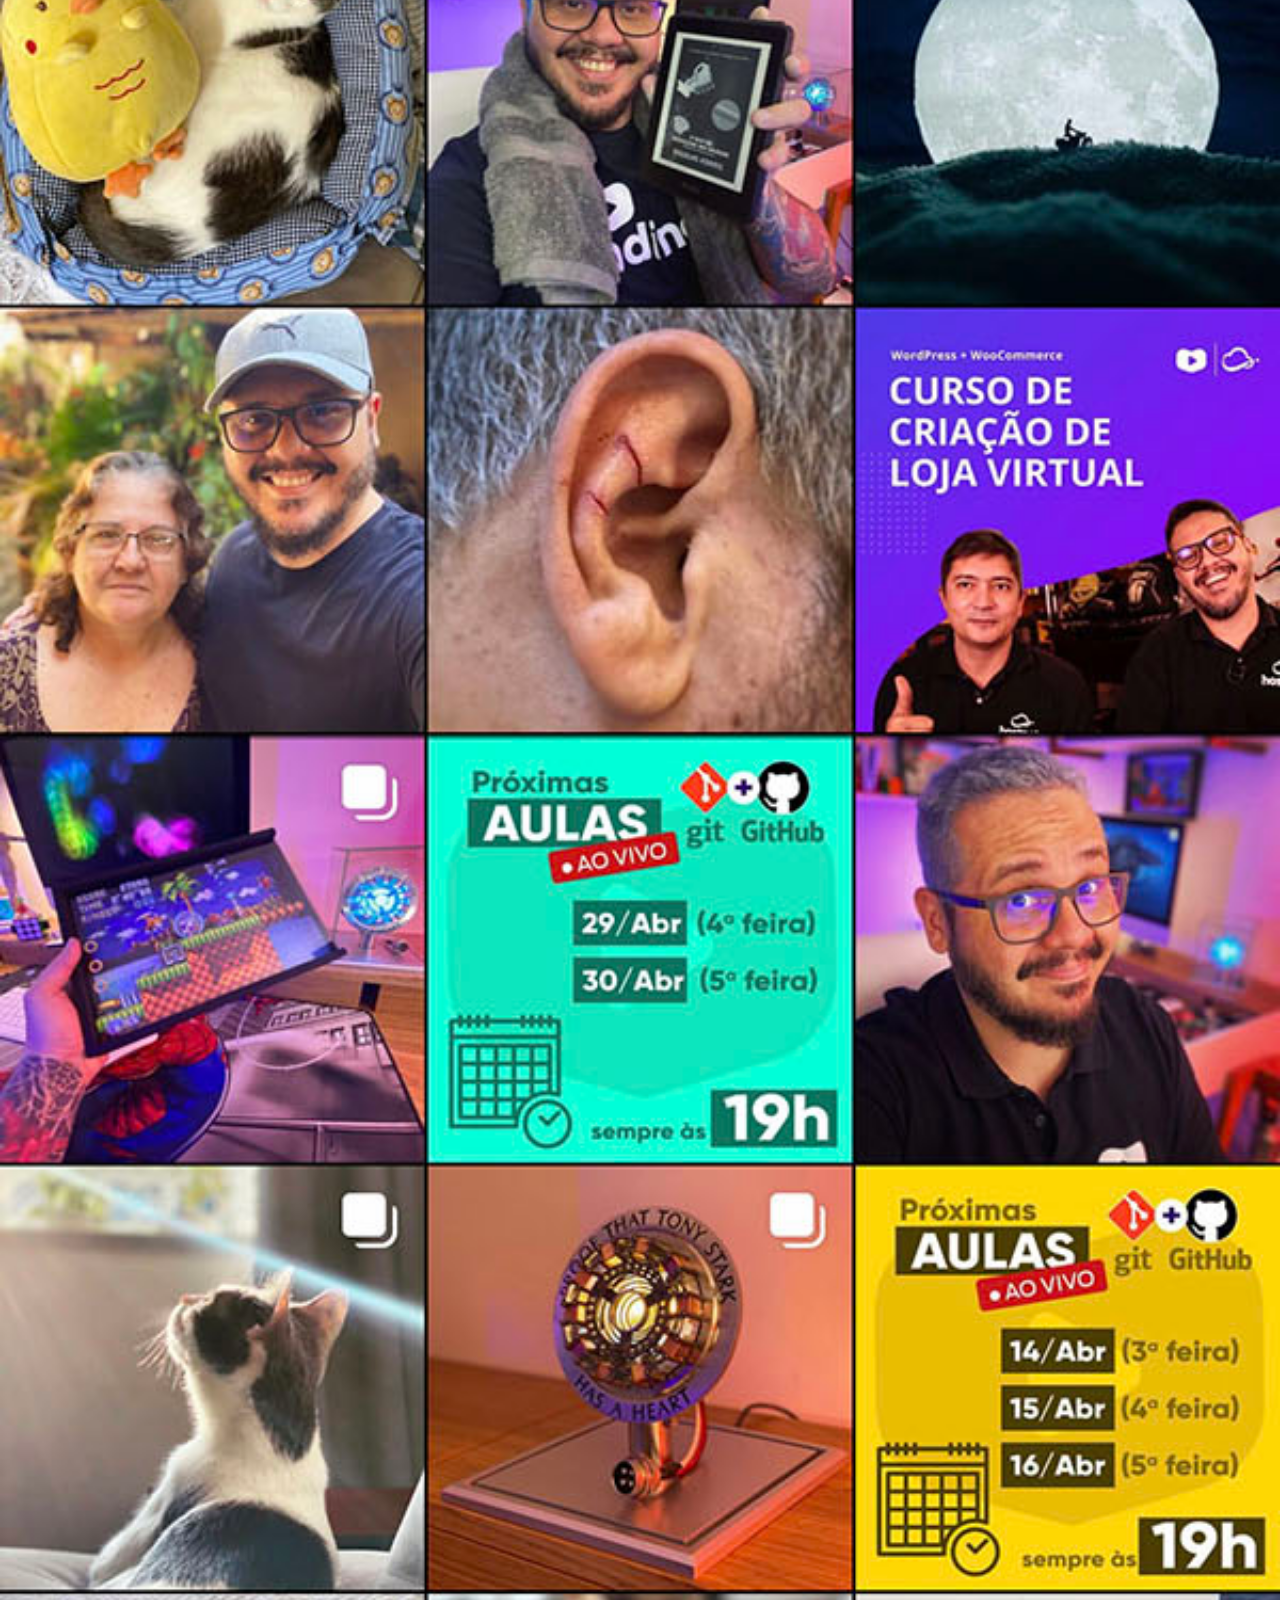
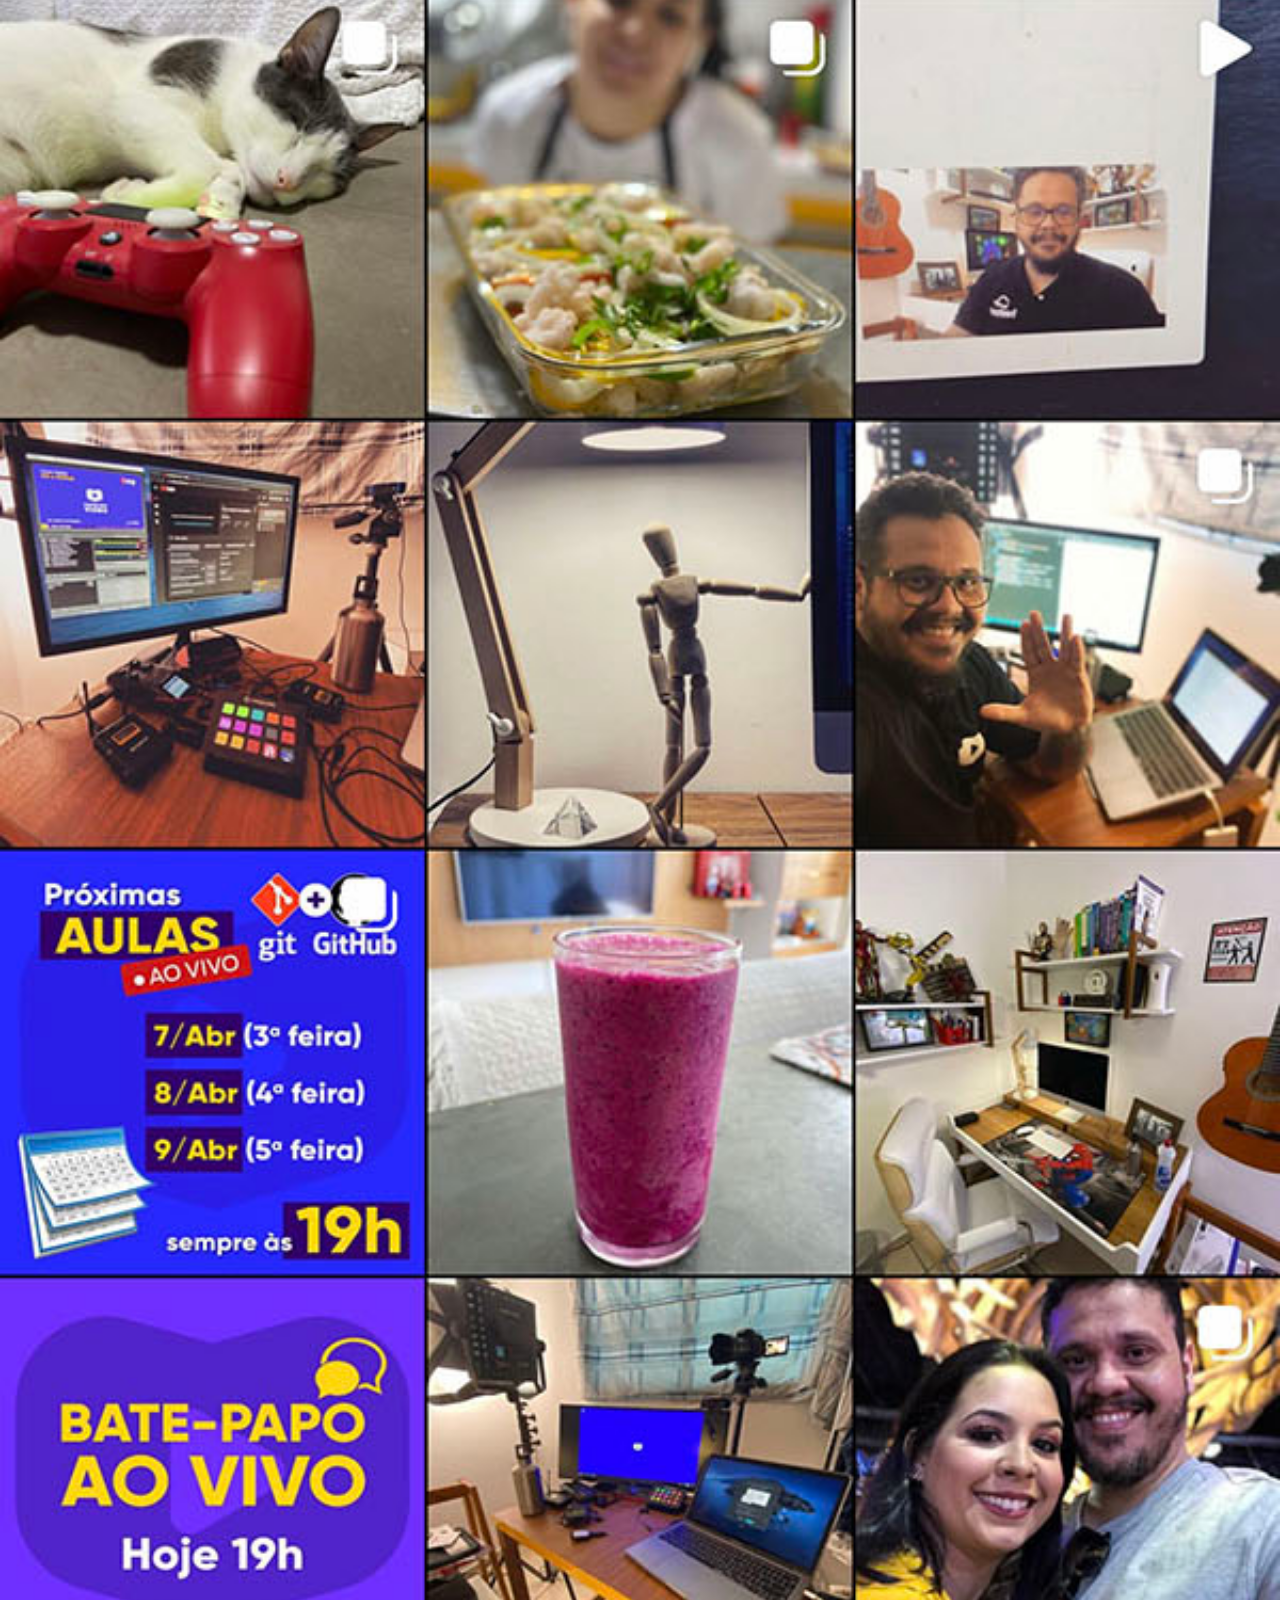
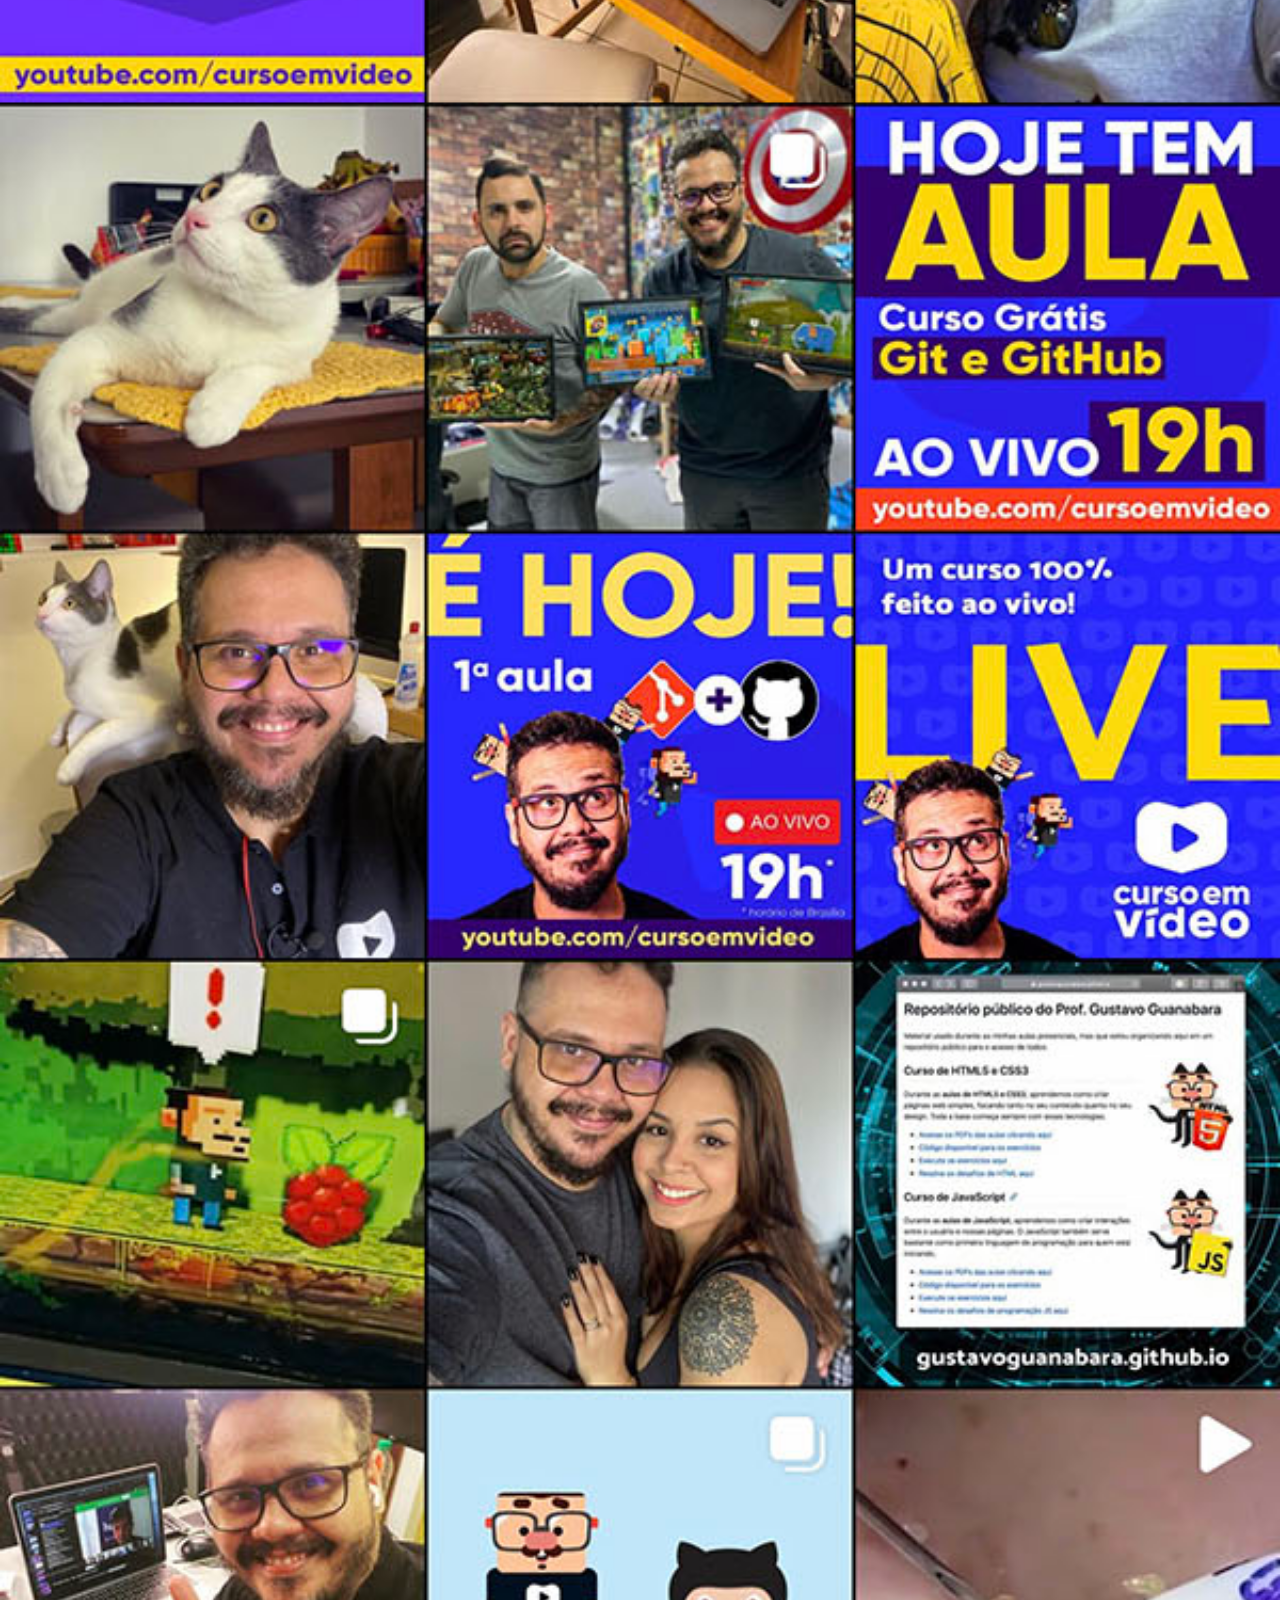
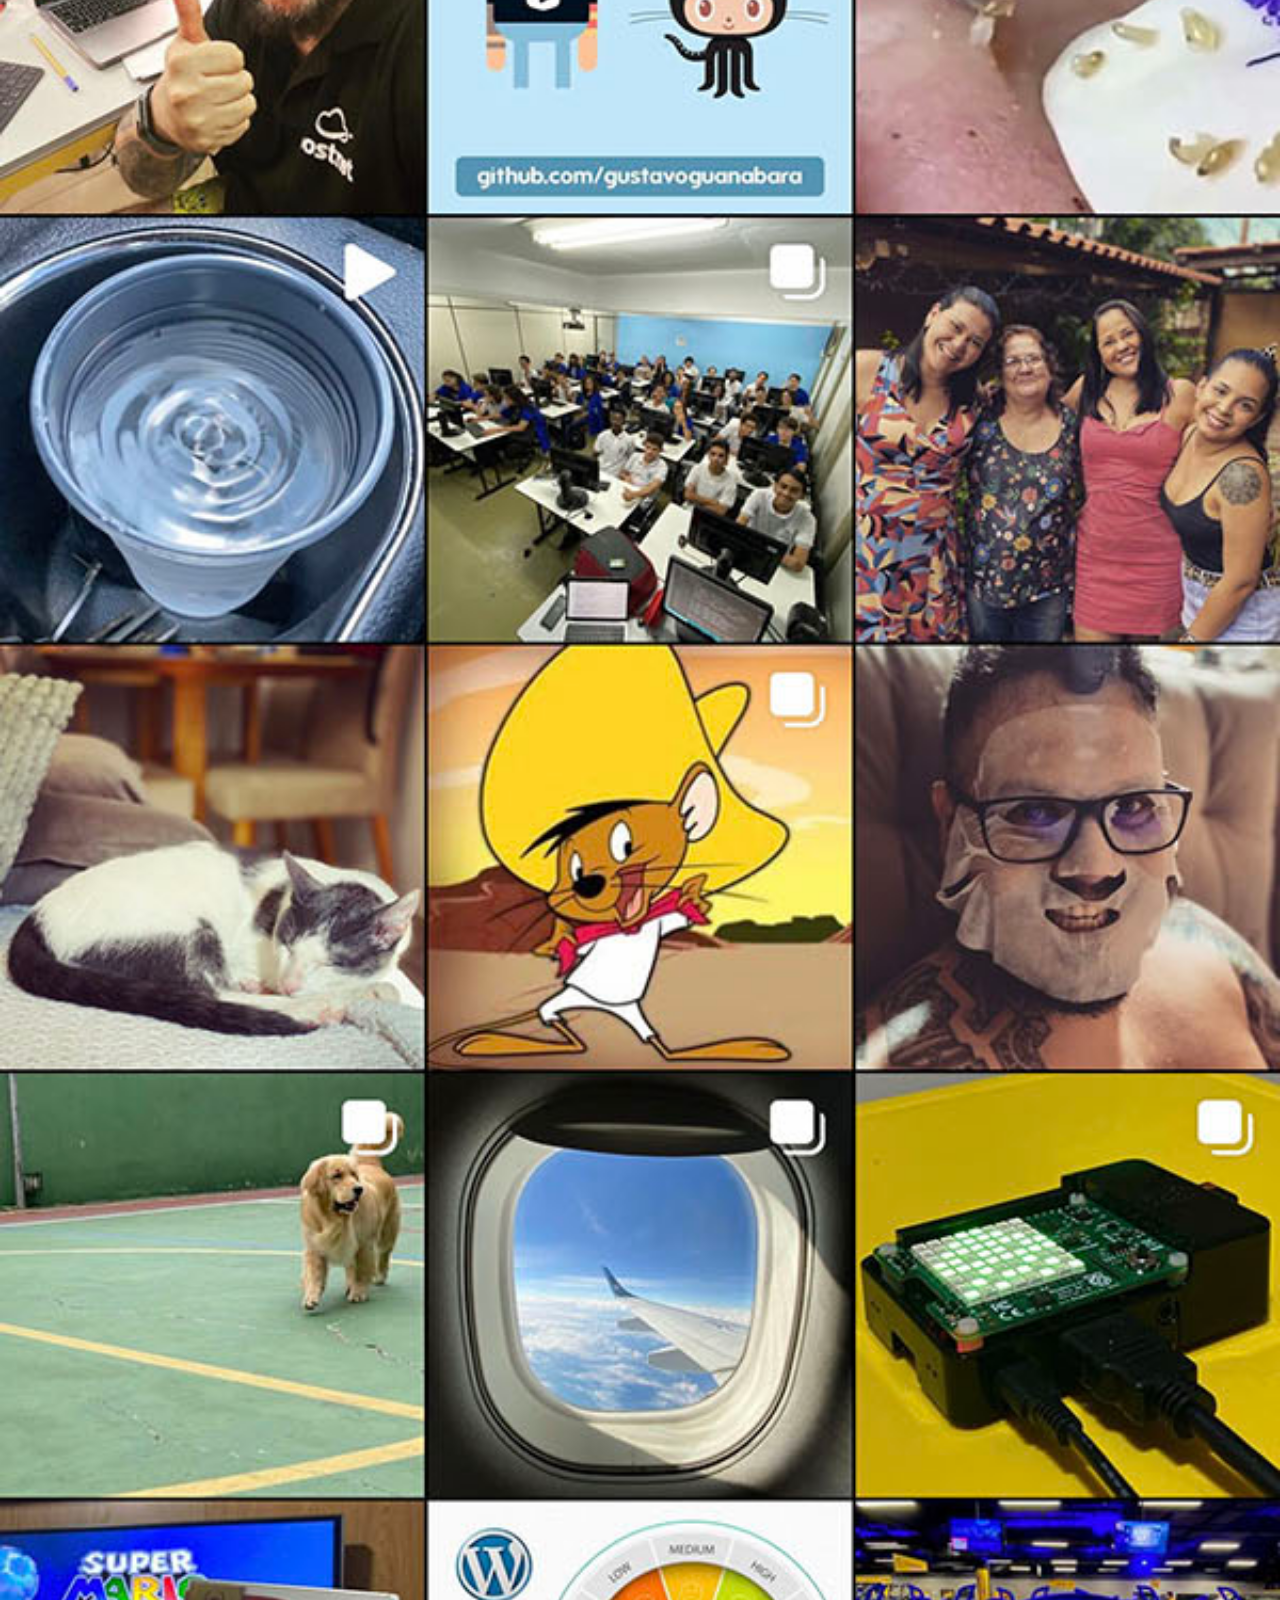
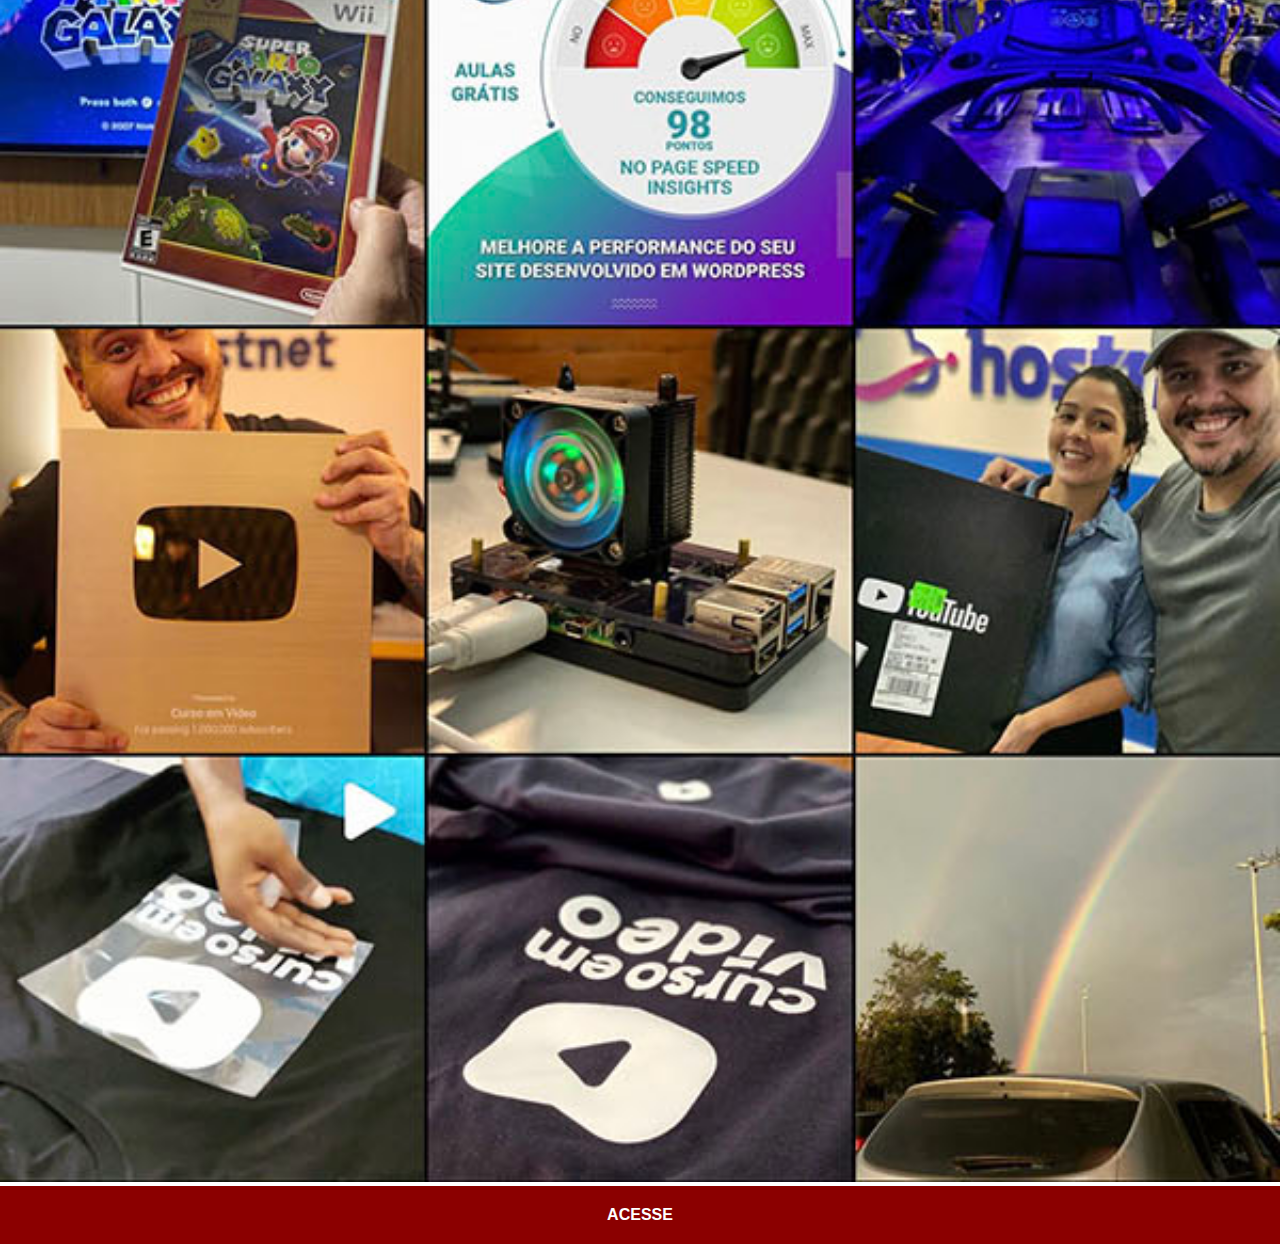
<file: instagram.html>
<!DOCTYPE html>
<html lang="pt-pt">
<head>
    <meta charset="UTF-8">
    <meta http-equiv="X-UA-Compatible" content="IE=edge">
    <meta name="viewport" content="width=device-width, initial-scale=1.0">
    <title>Instagram</title>
    <link rel="stylesheet" href="estilos/social.css">
</head>
<body>
    <img src="imagens/tela-instagram.jpg" alt="Instagram">
    <a href="https://www.instagram.com/luiz.fillipe/" target="_blank">ACESSE</a>
</body>
</html>
</file>
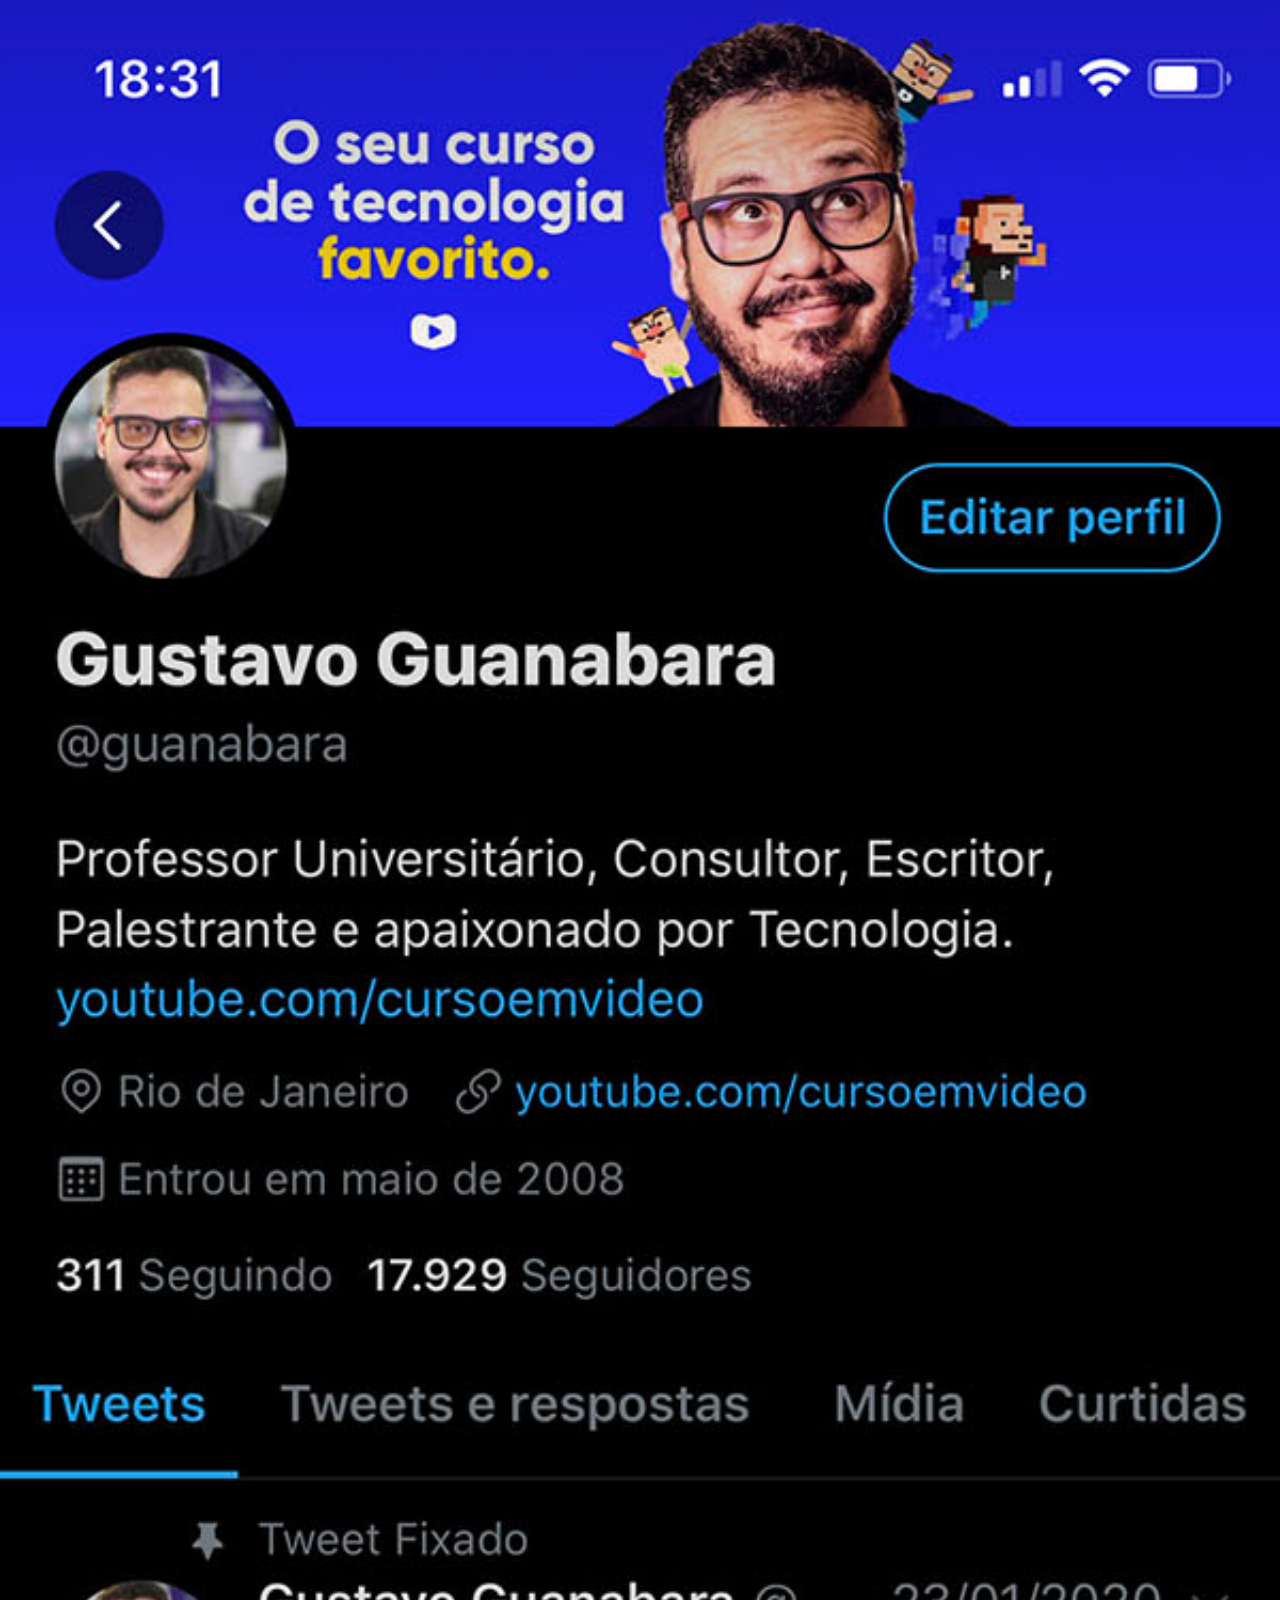
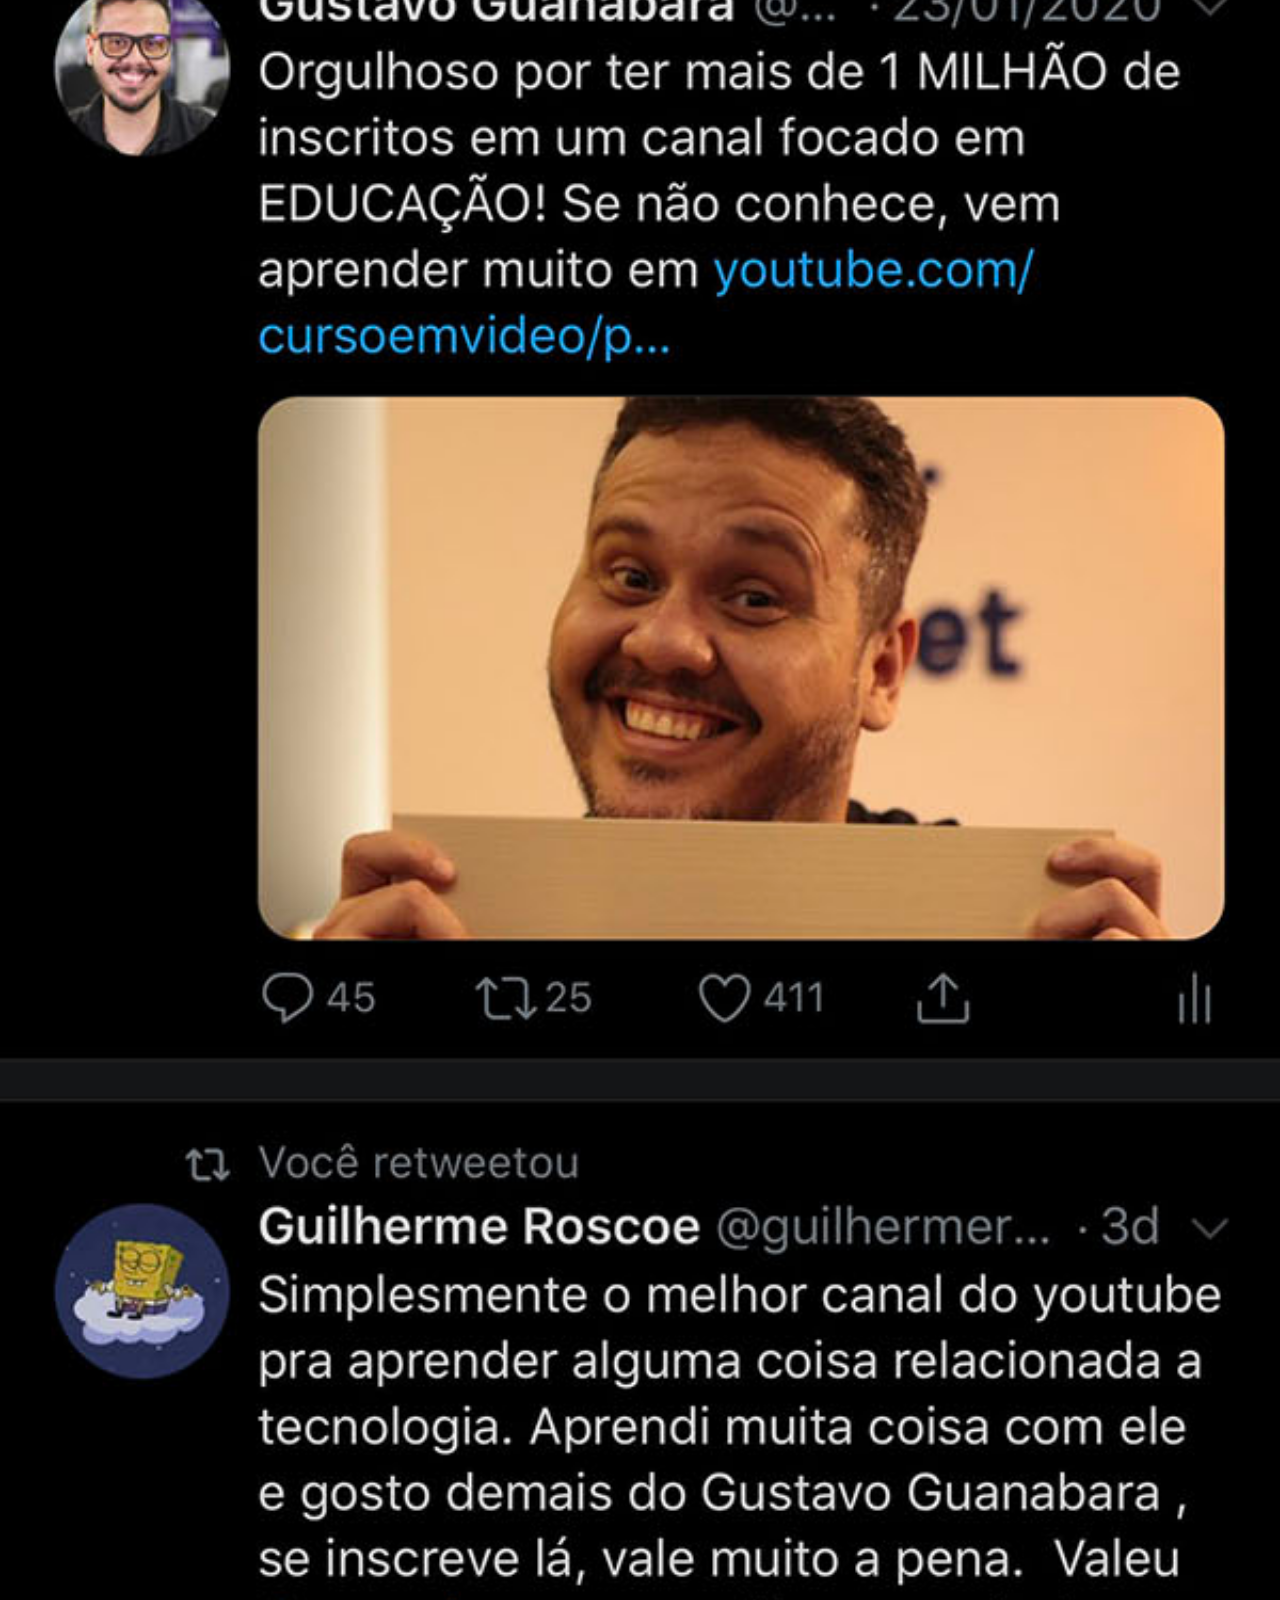
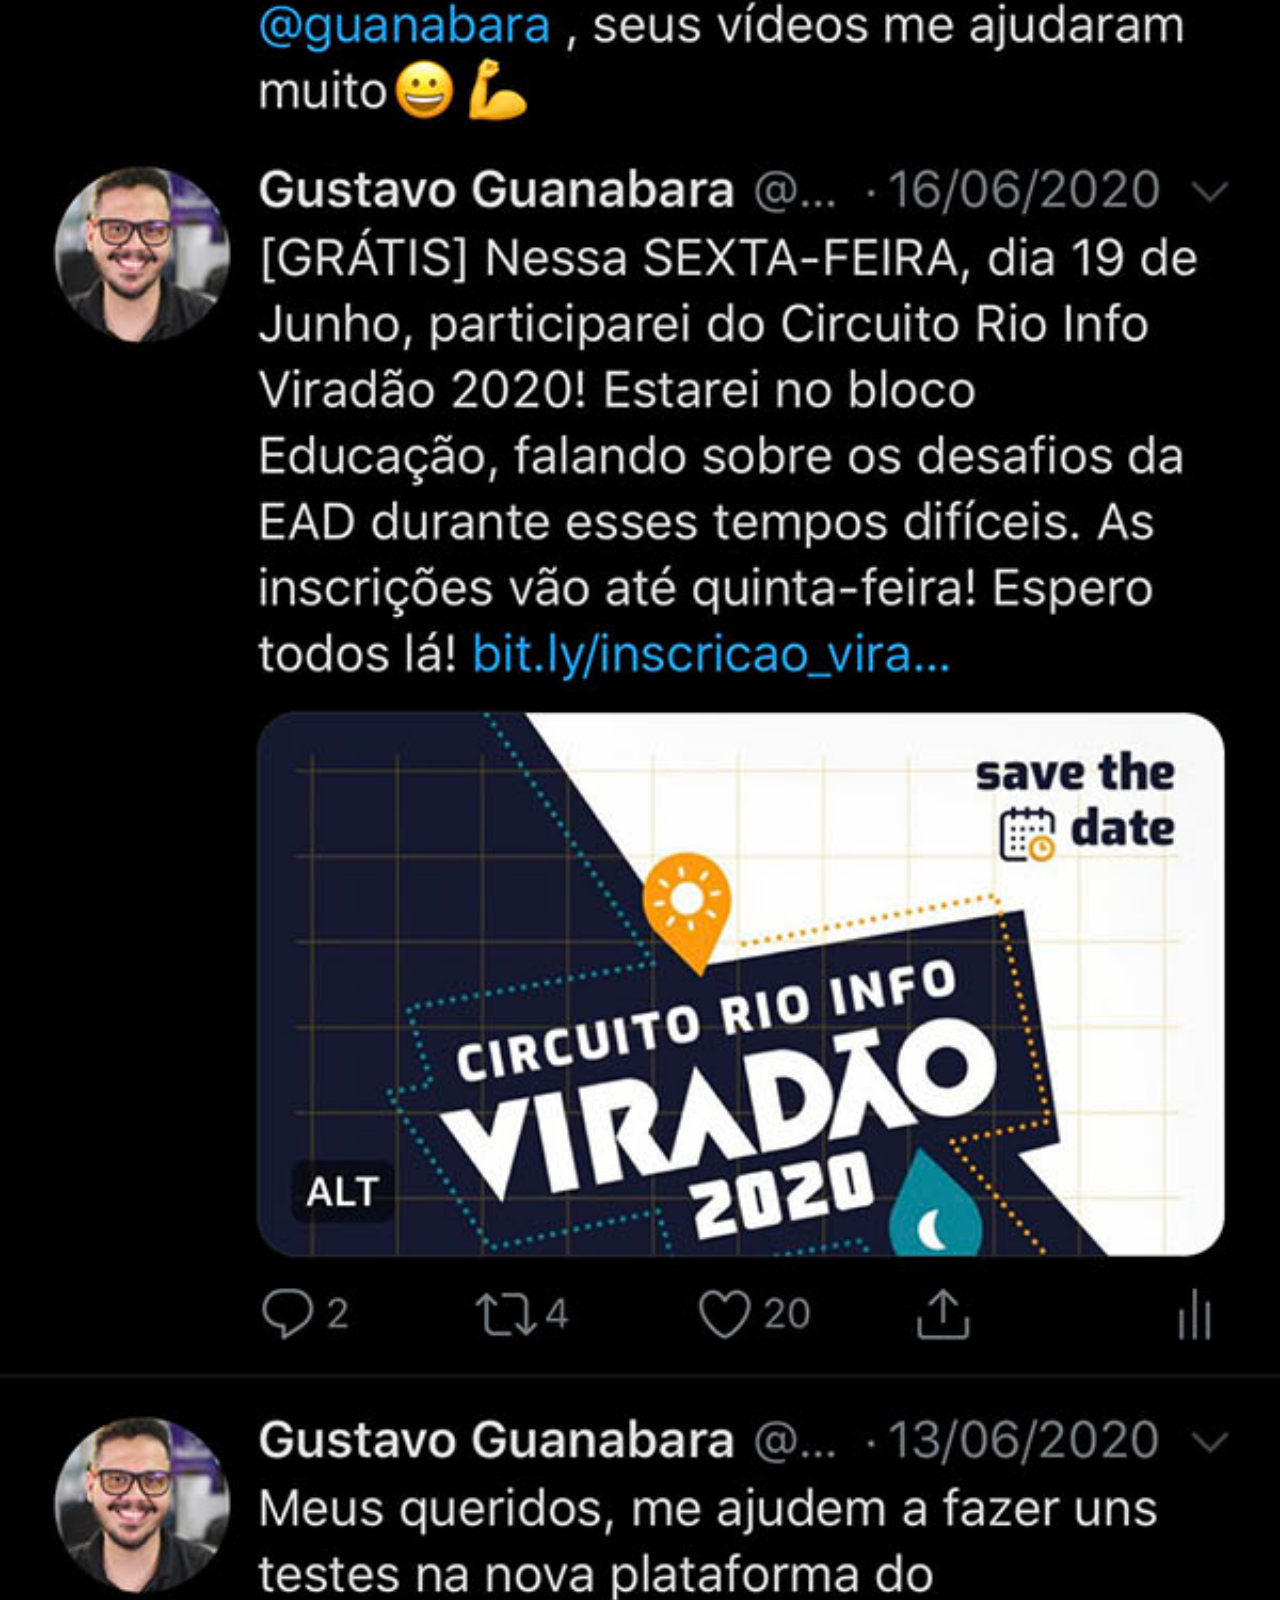
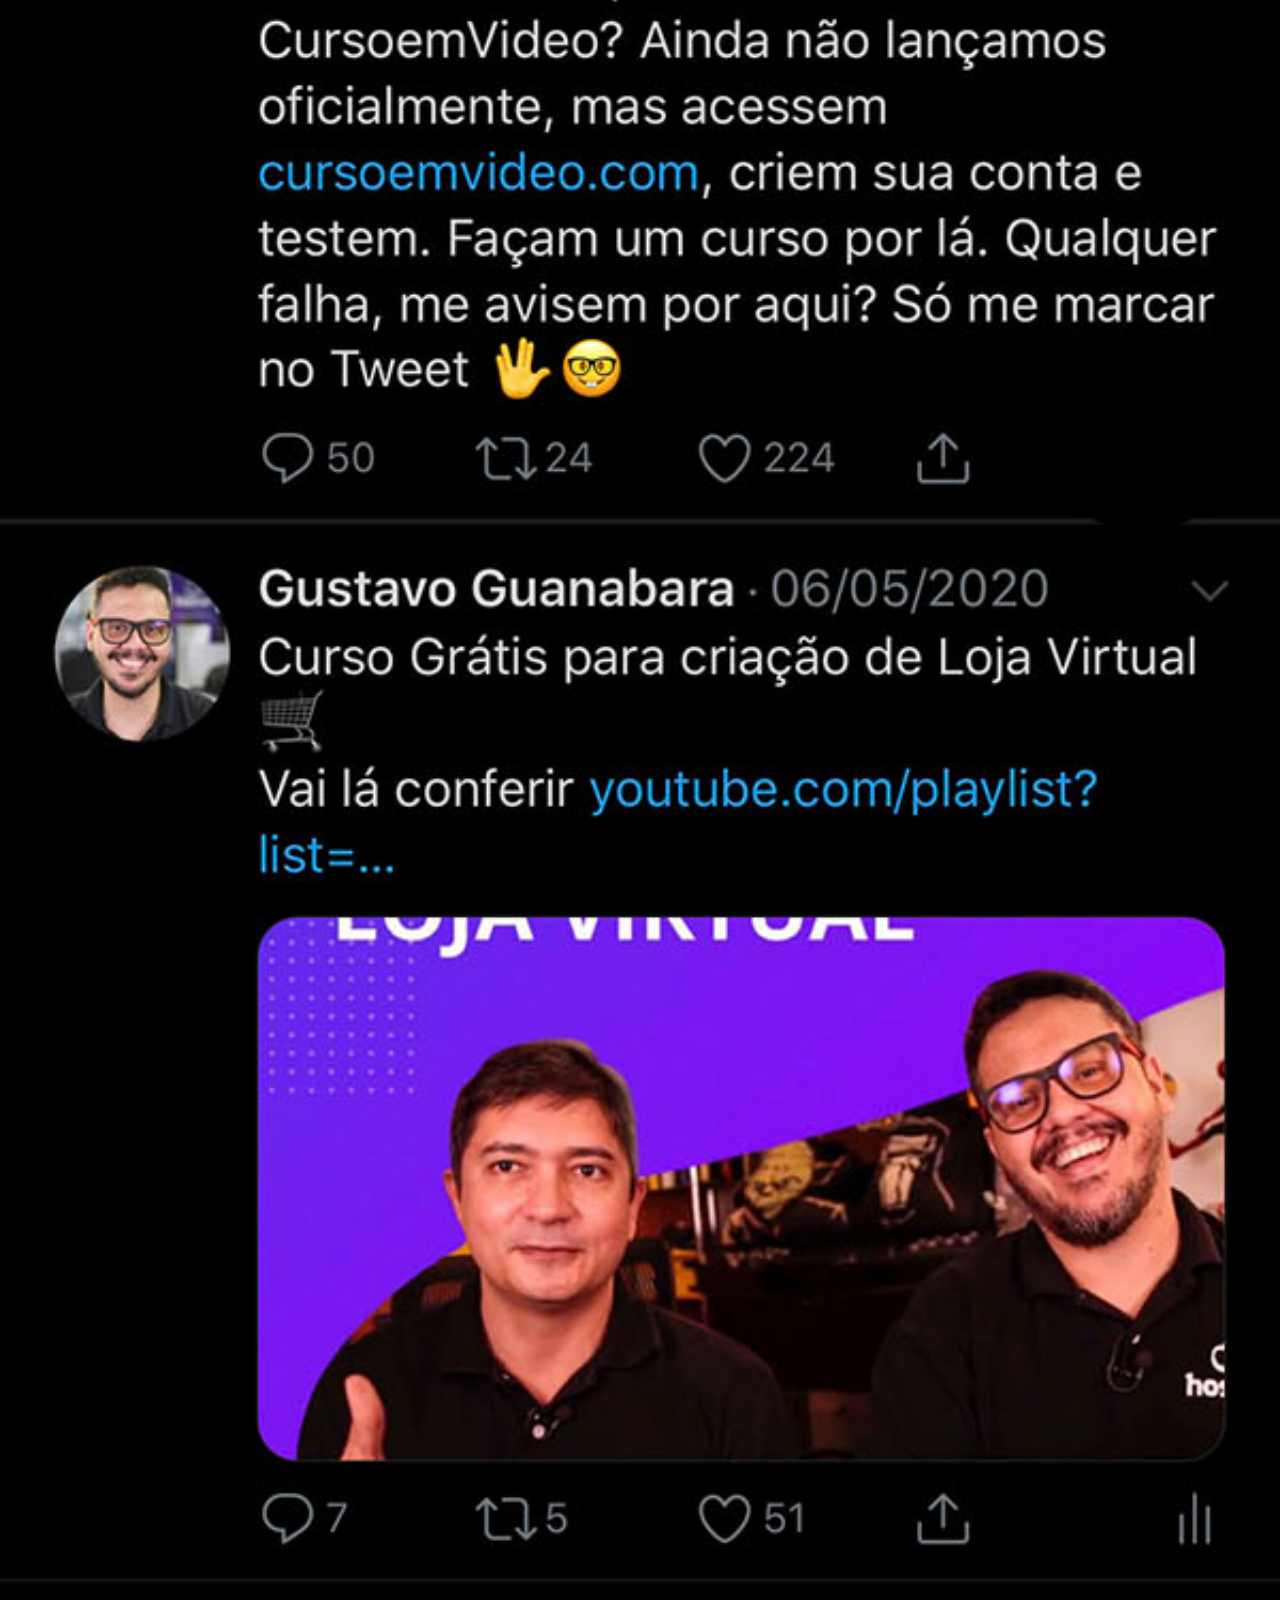
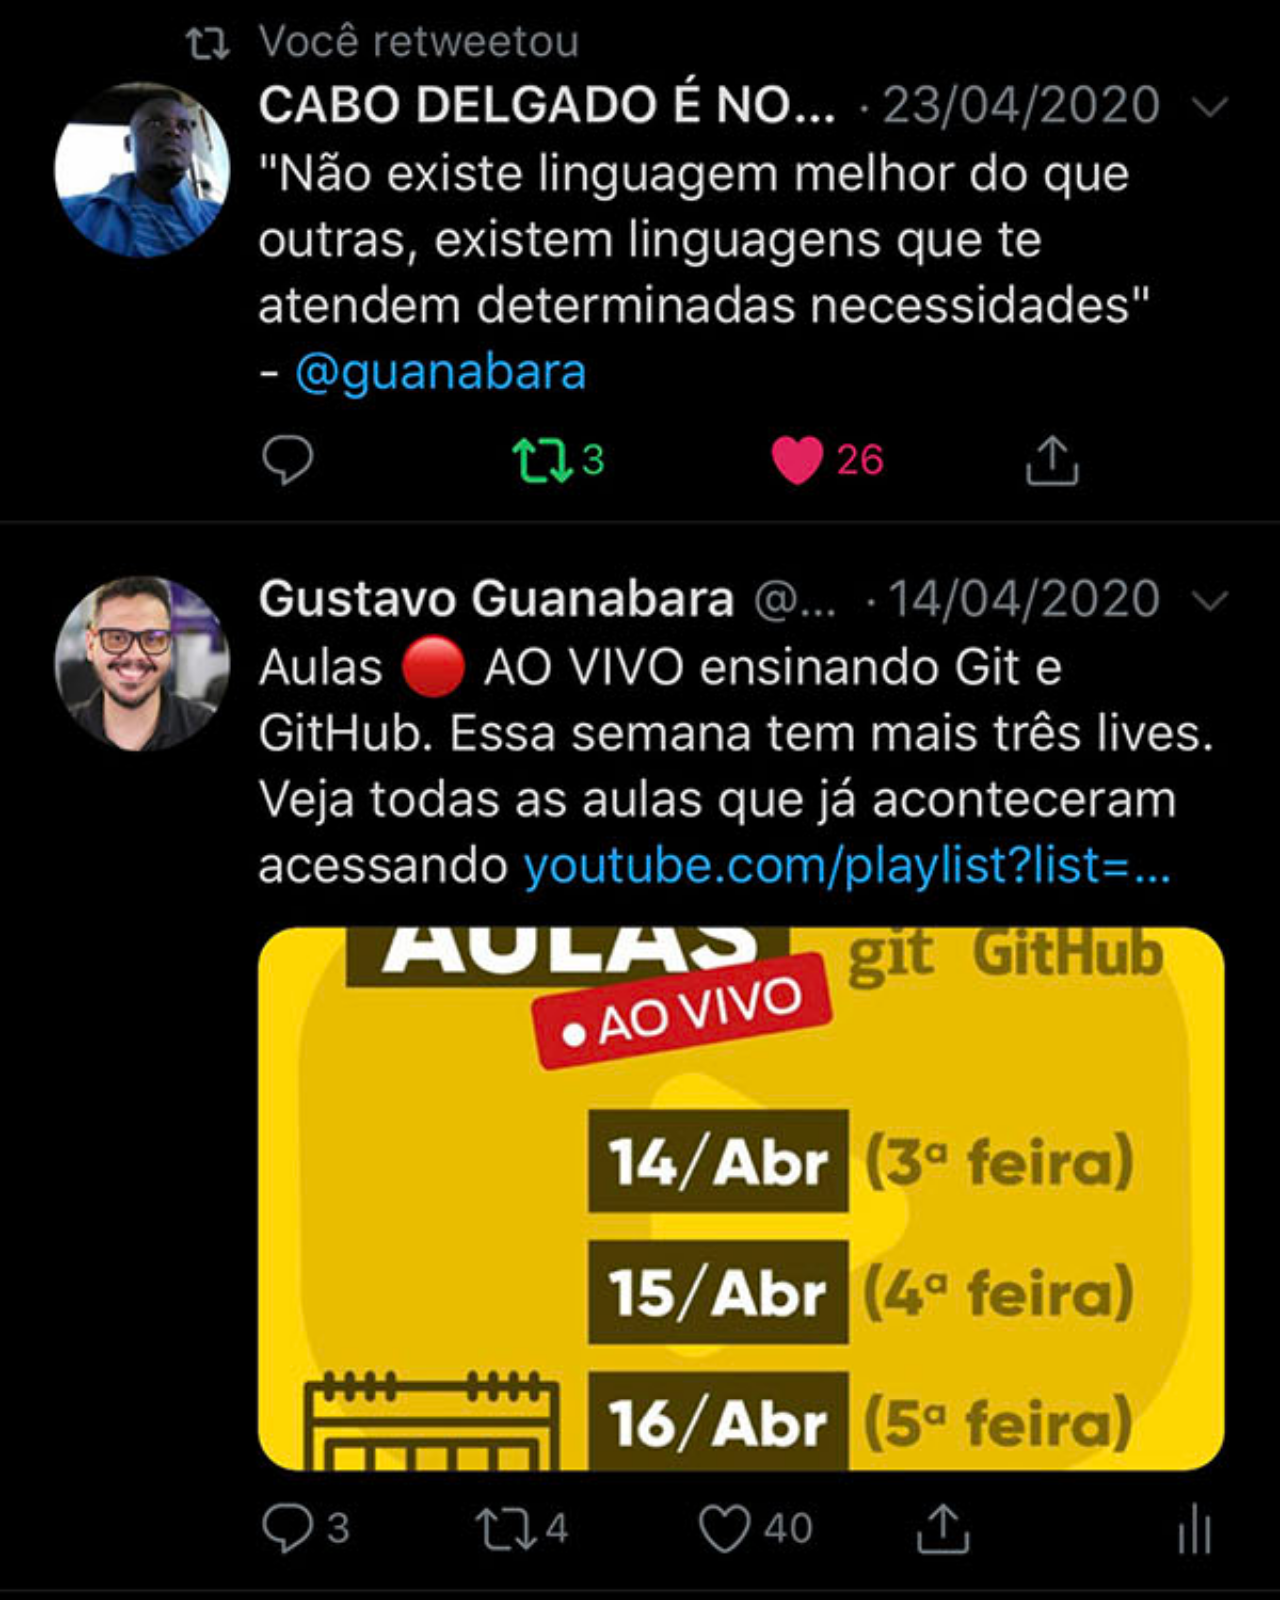
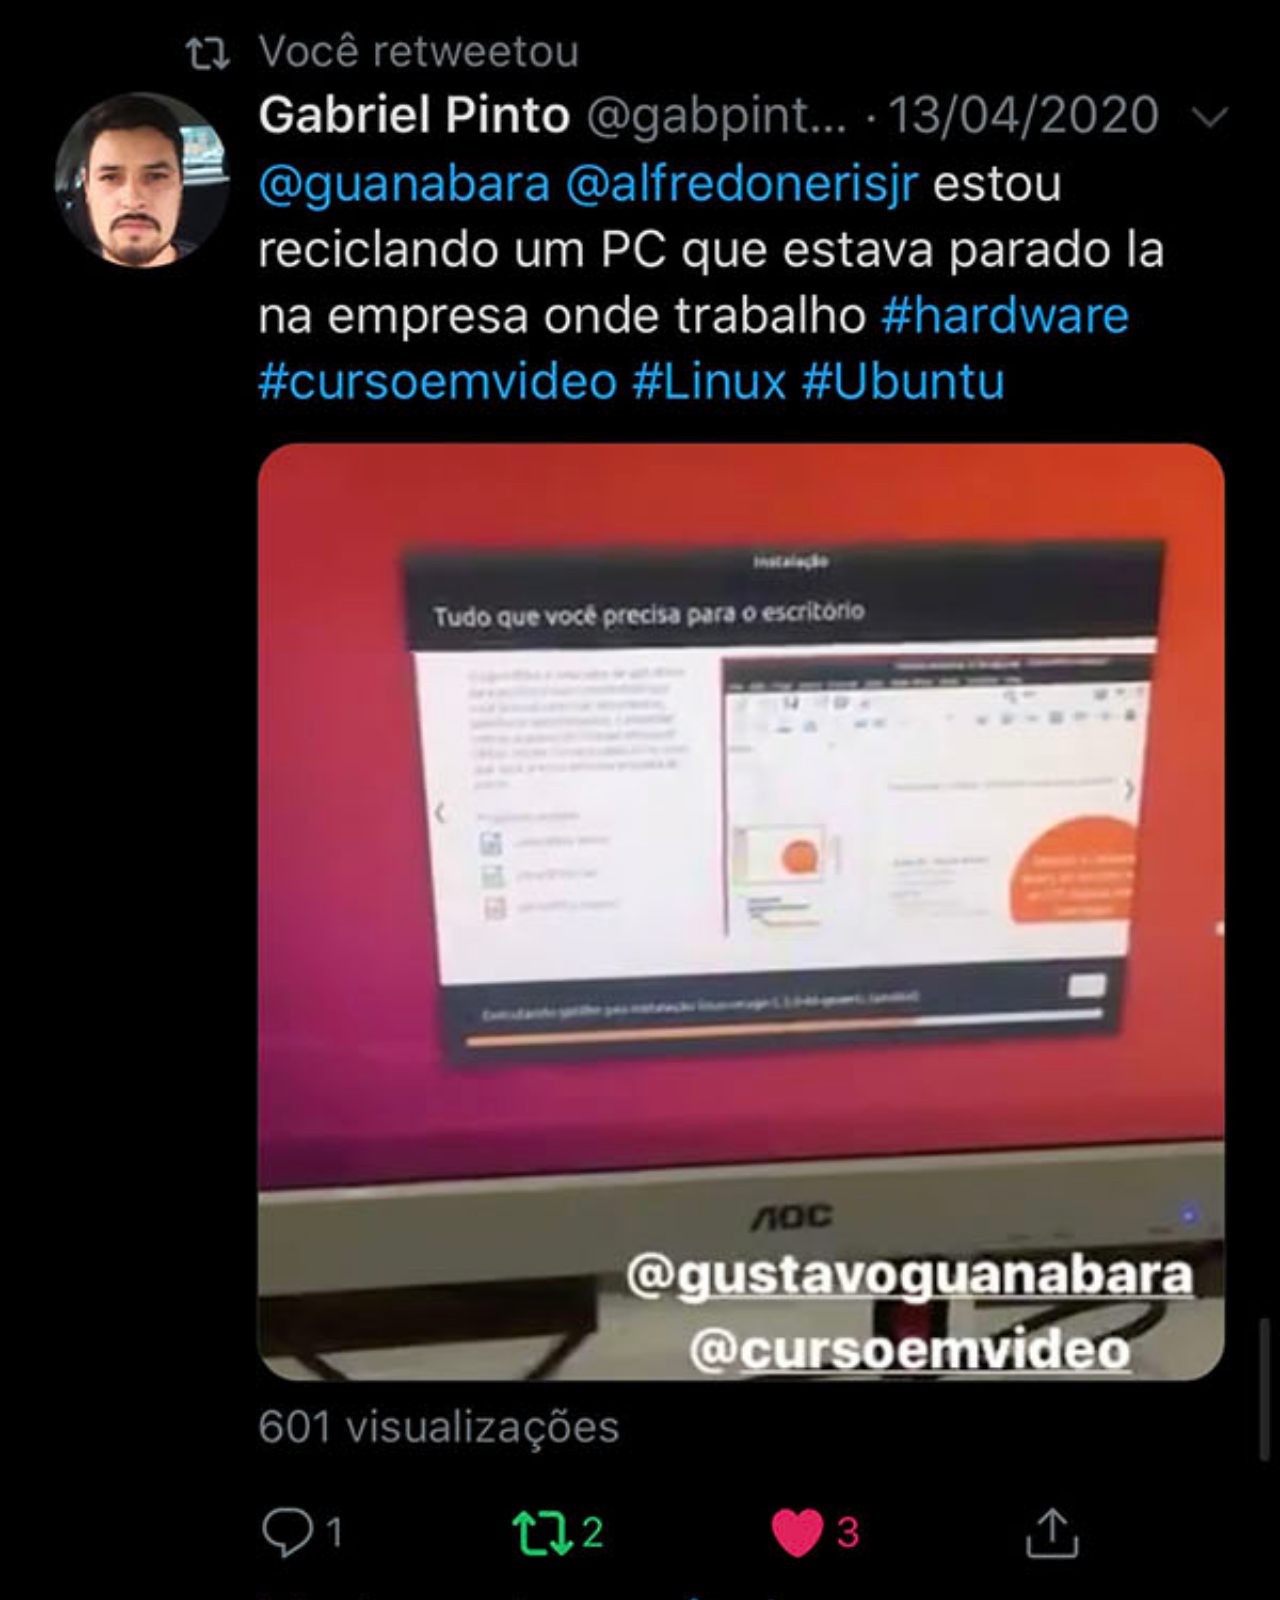
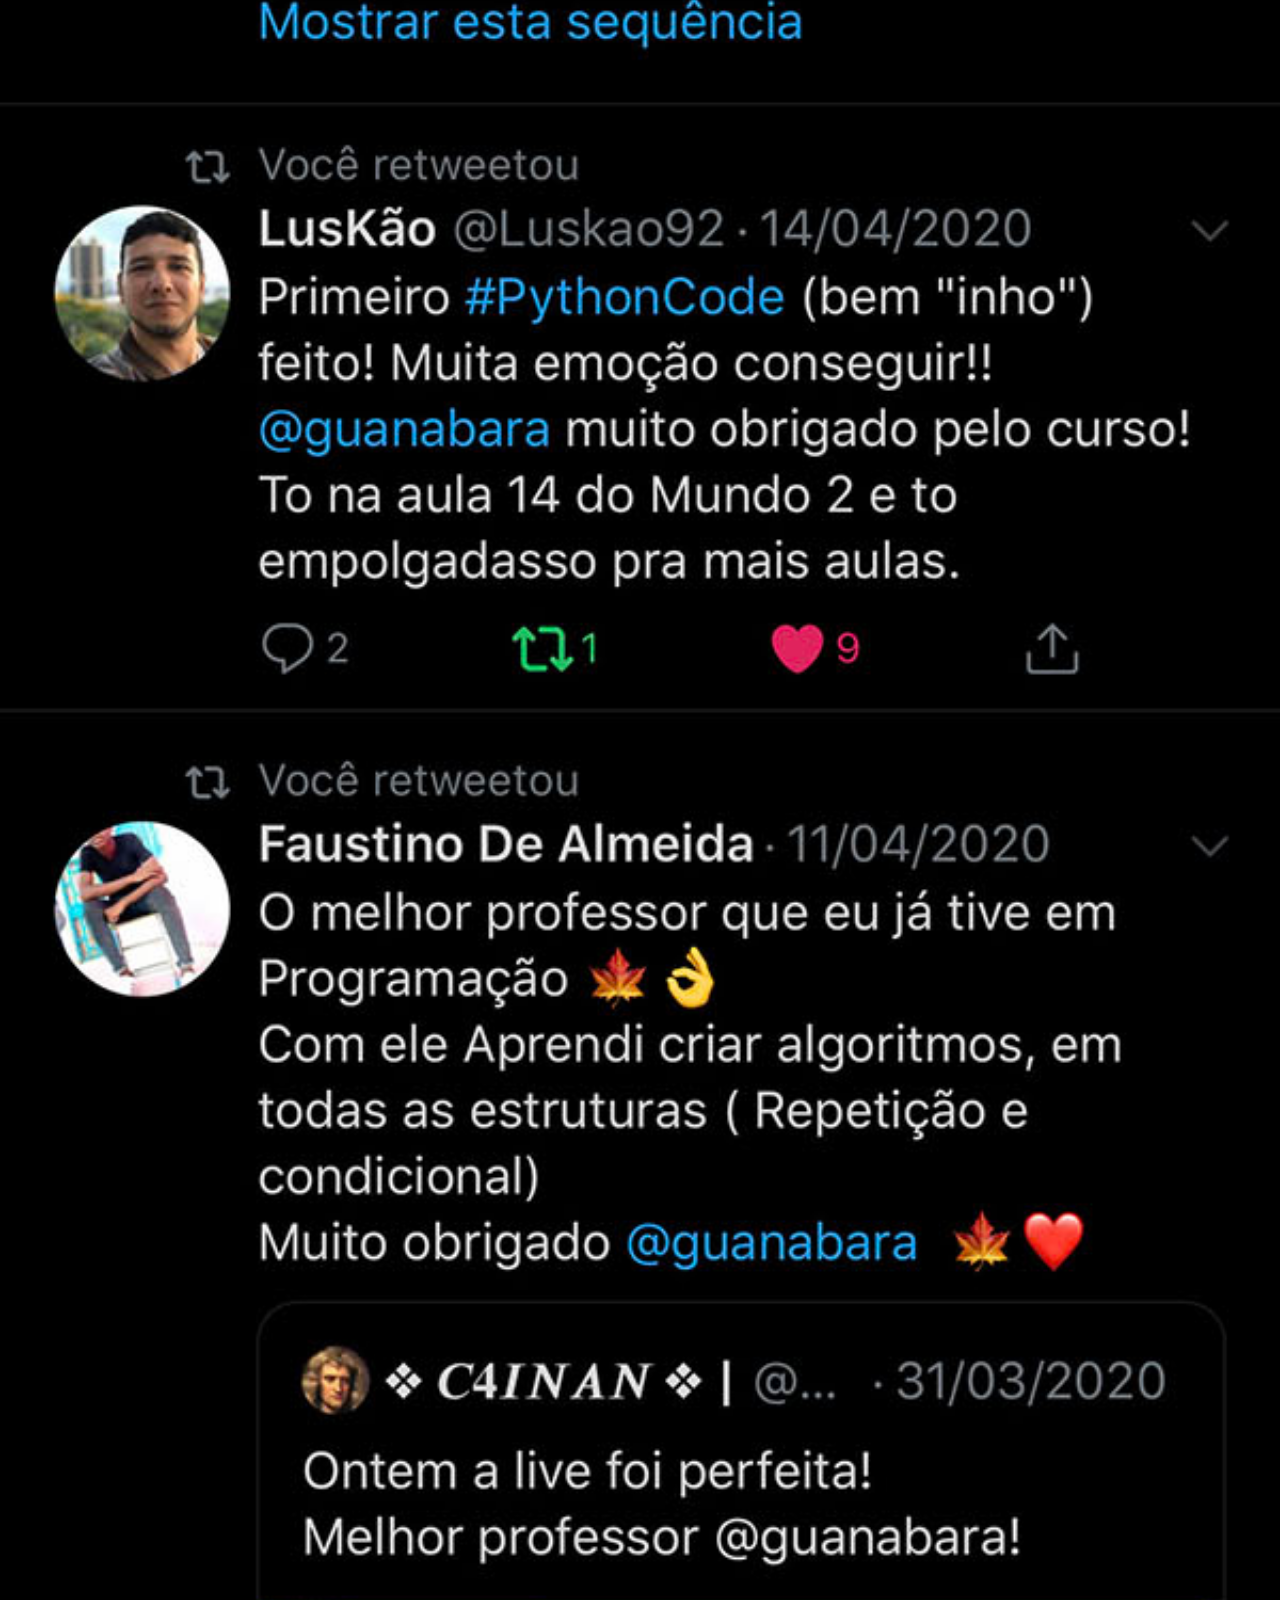
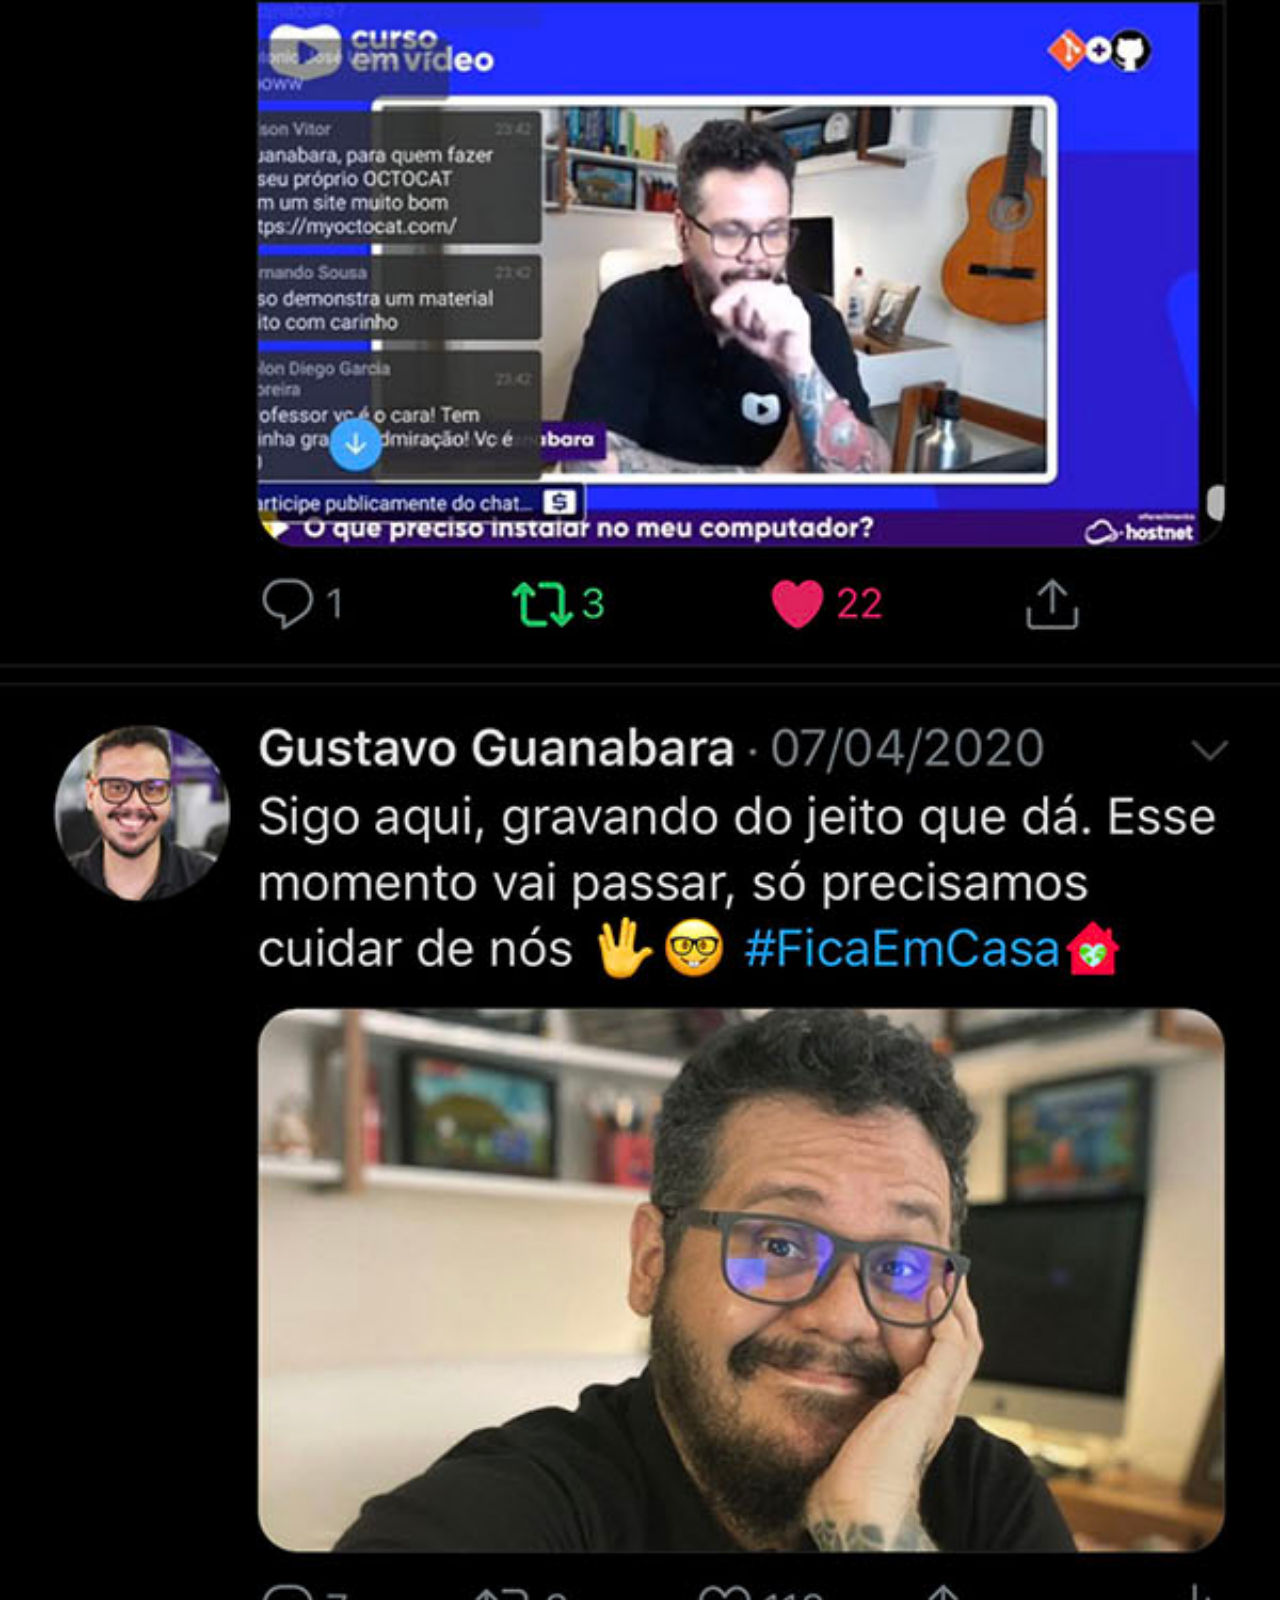
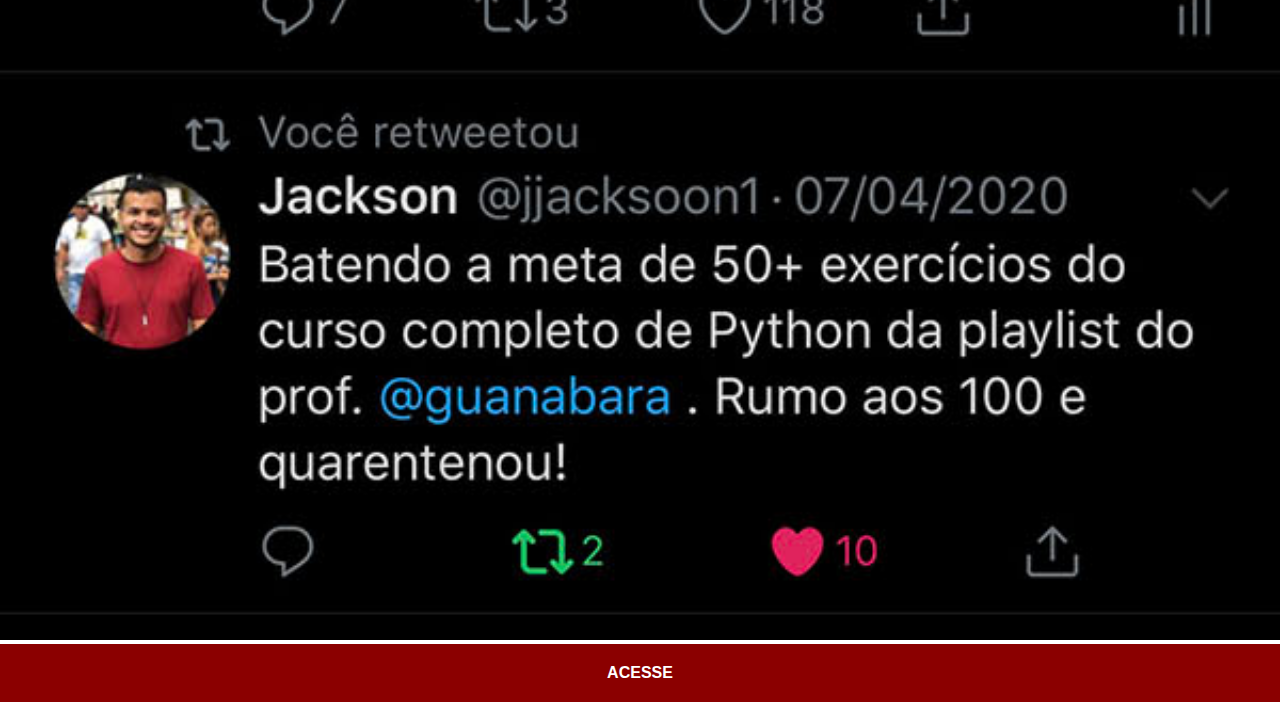
<file: twitter.html>
<!DOCTYPE html>
<html lang="en">
<head>
    <meta charset="UTF-8">
    <meta http-equiv="X-UA-Compatible" content="IE=edge">
    <meta name="viewport" content="width=device-width, initial-scale=1.0">
    <title>Twitter</title>
    <link rel="stylesheet" href="estilos/social.css">
</head>
<body>
    <img src="imagens/tela-twitter.jpg" alt="Twitter">
    <a href="https://twitter.com/guanabara" target="_blank">ACESSE</a>
</body>
</html>
</file>
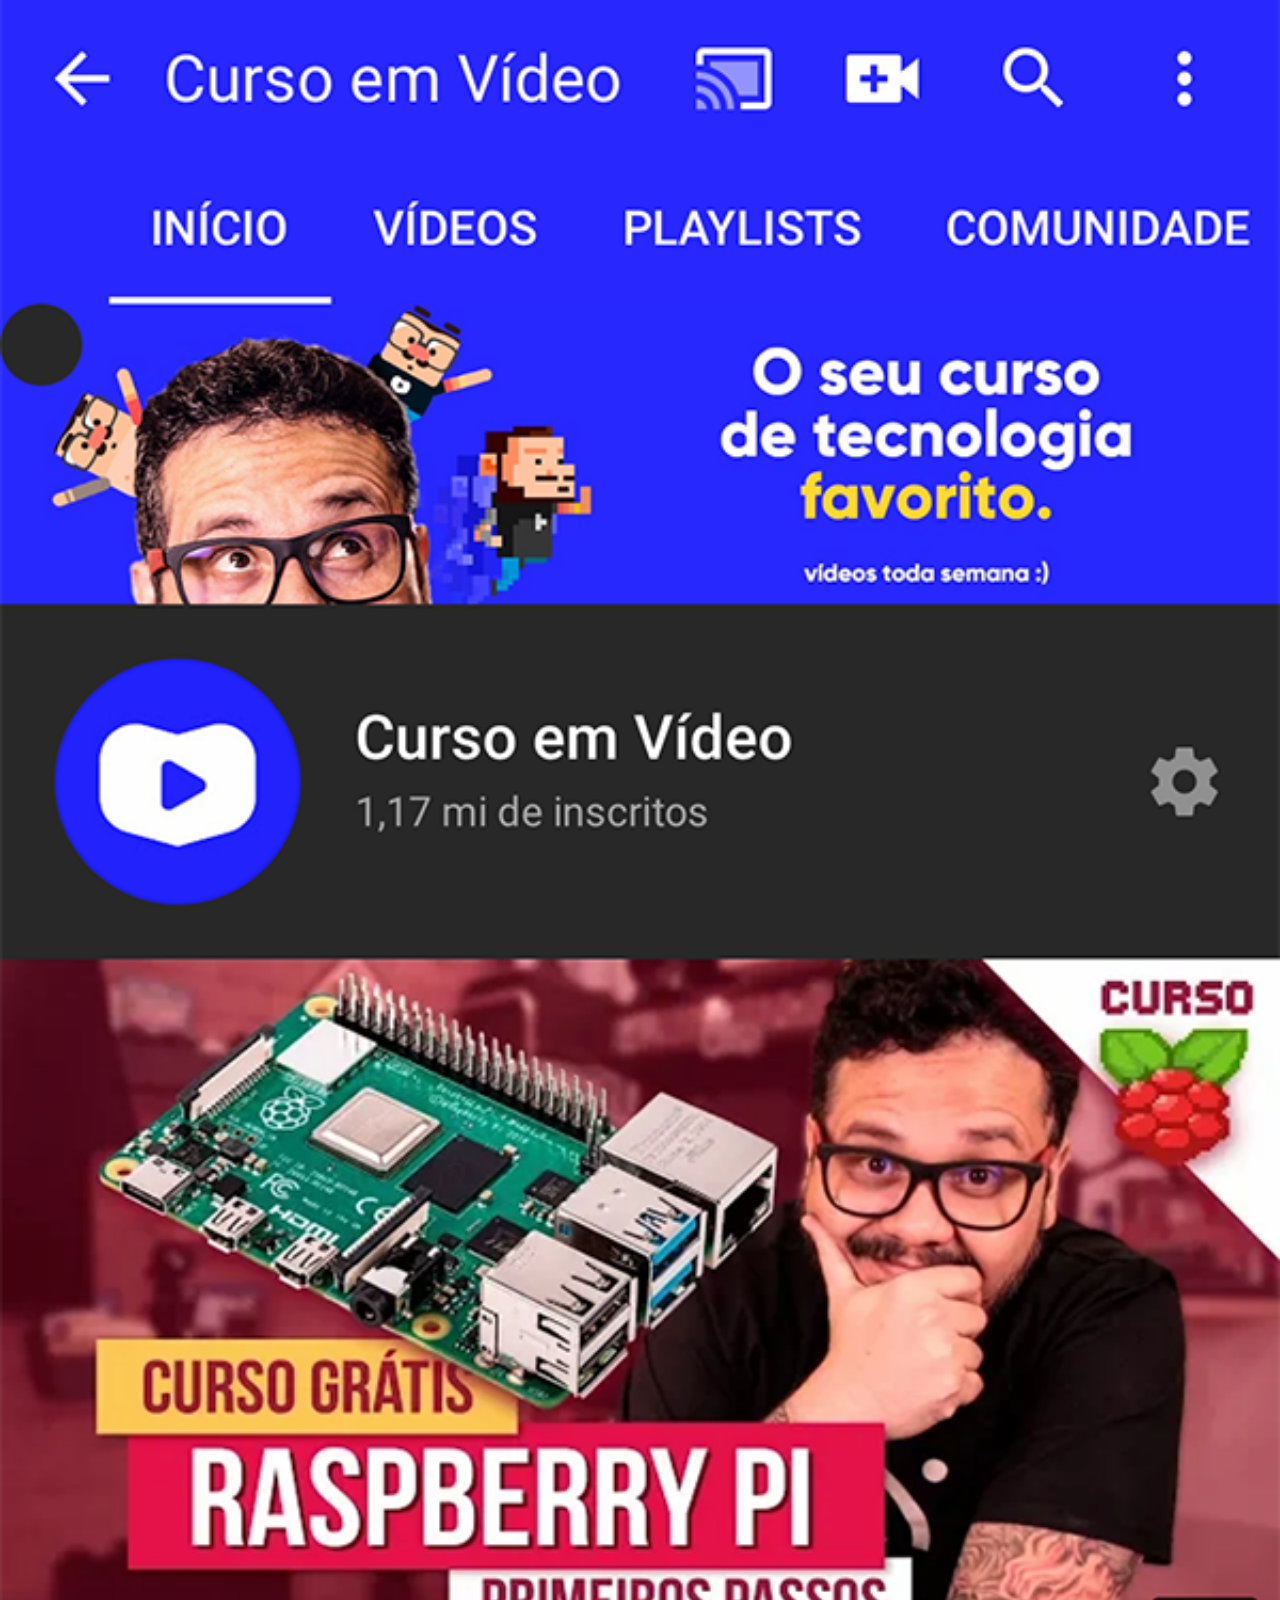
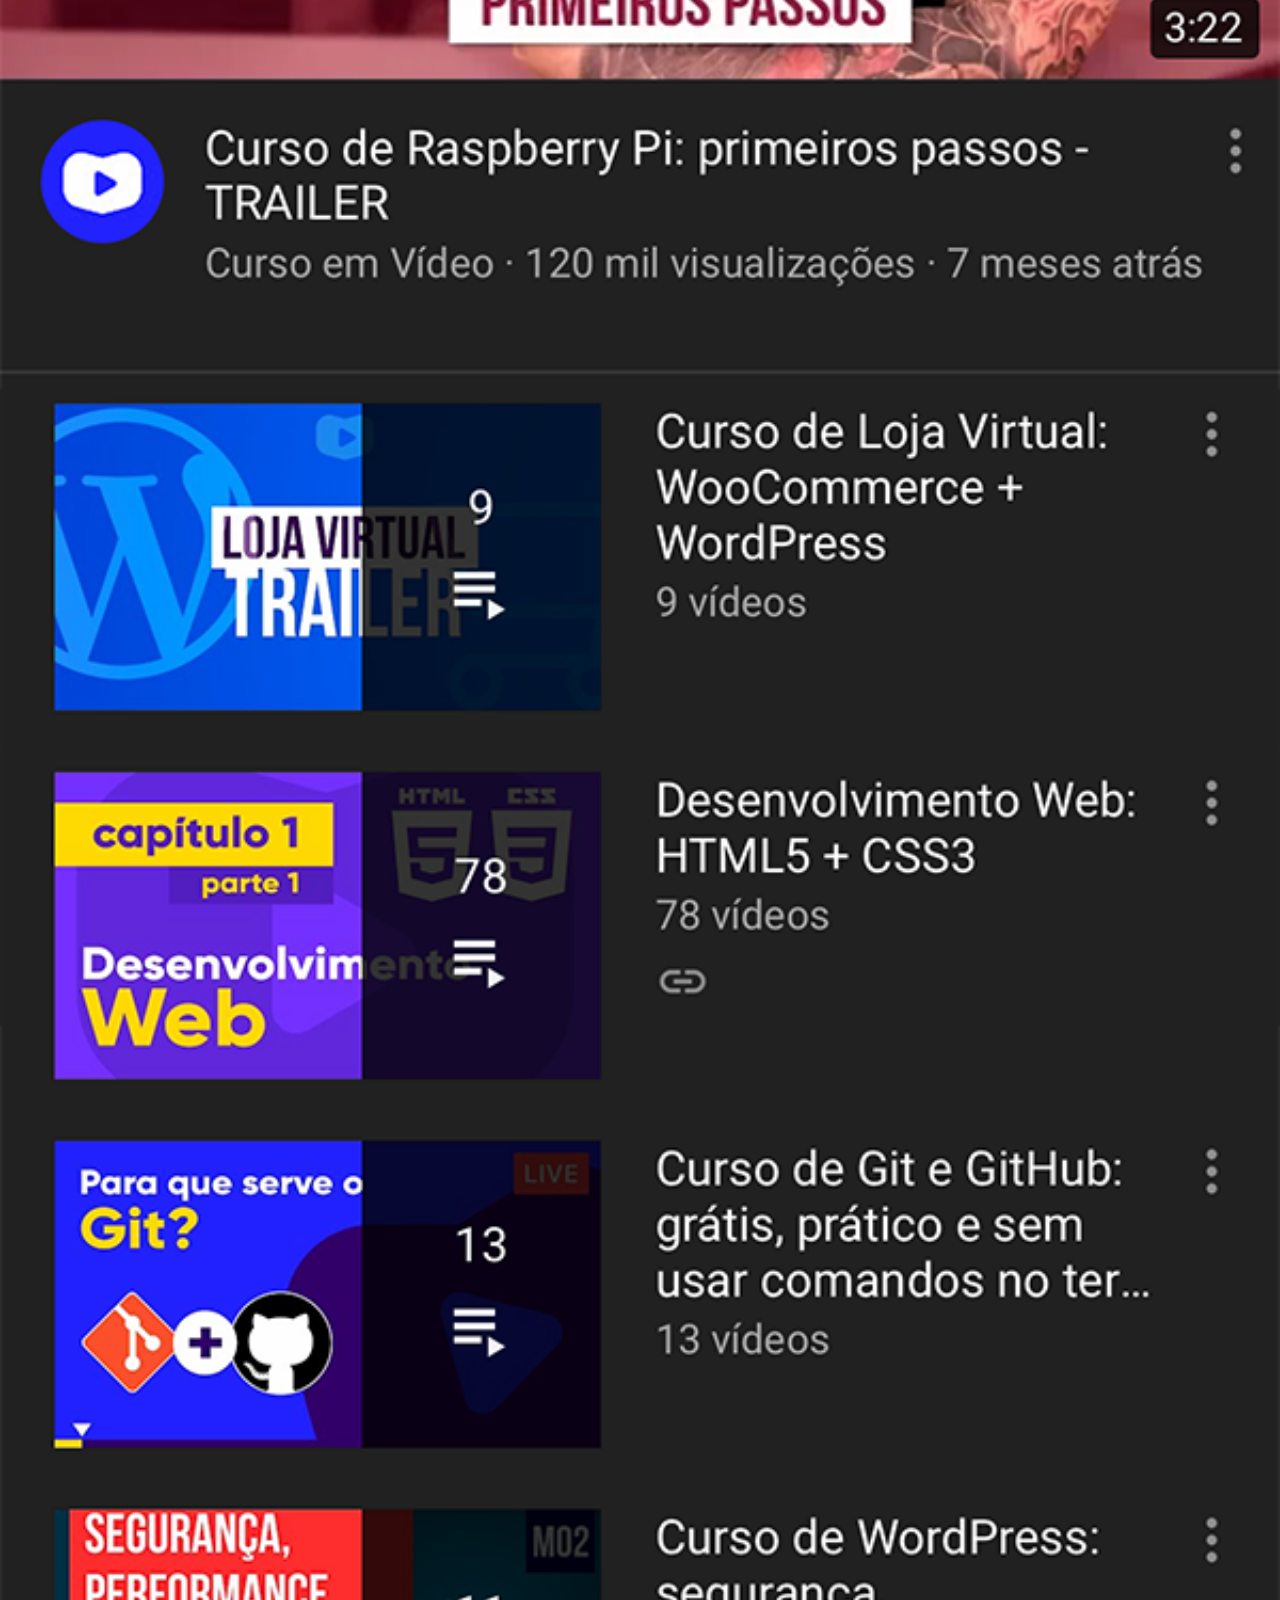
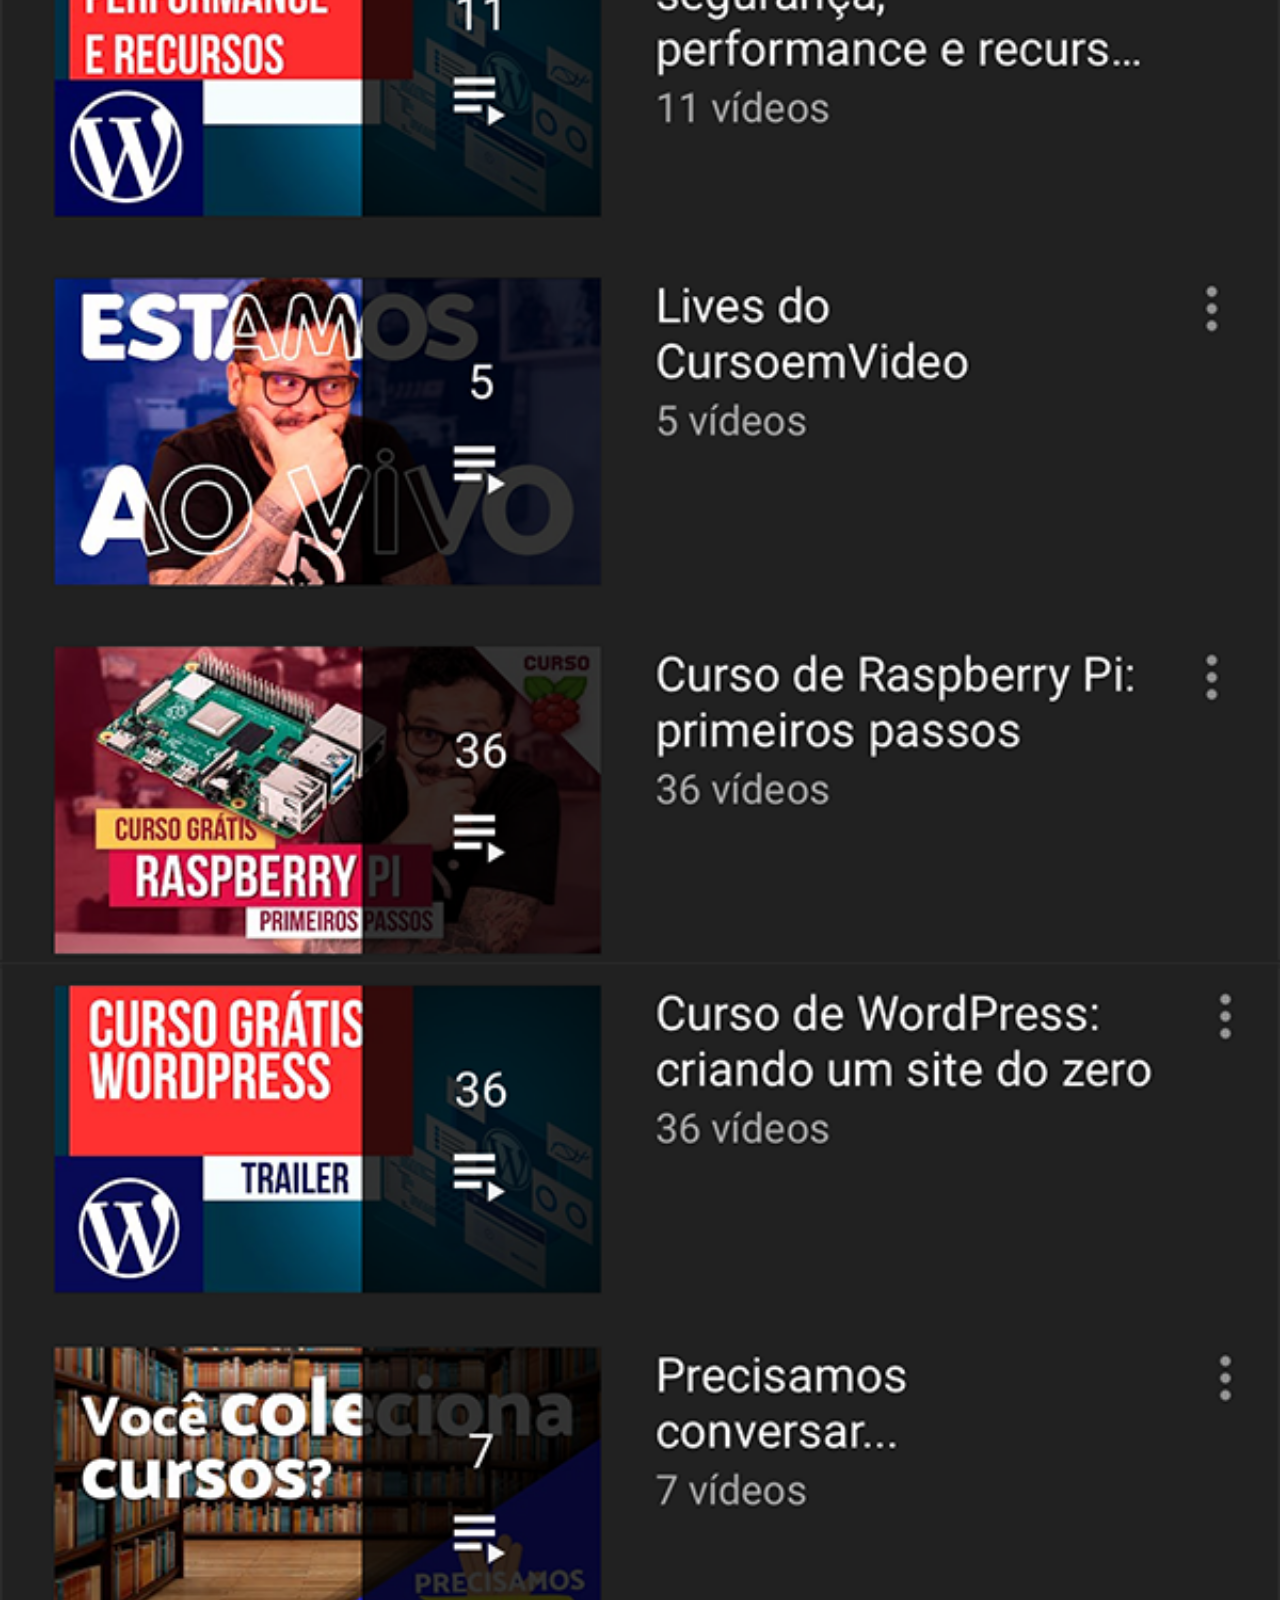
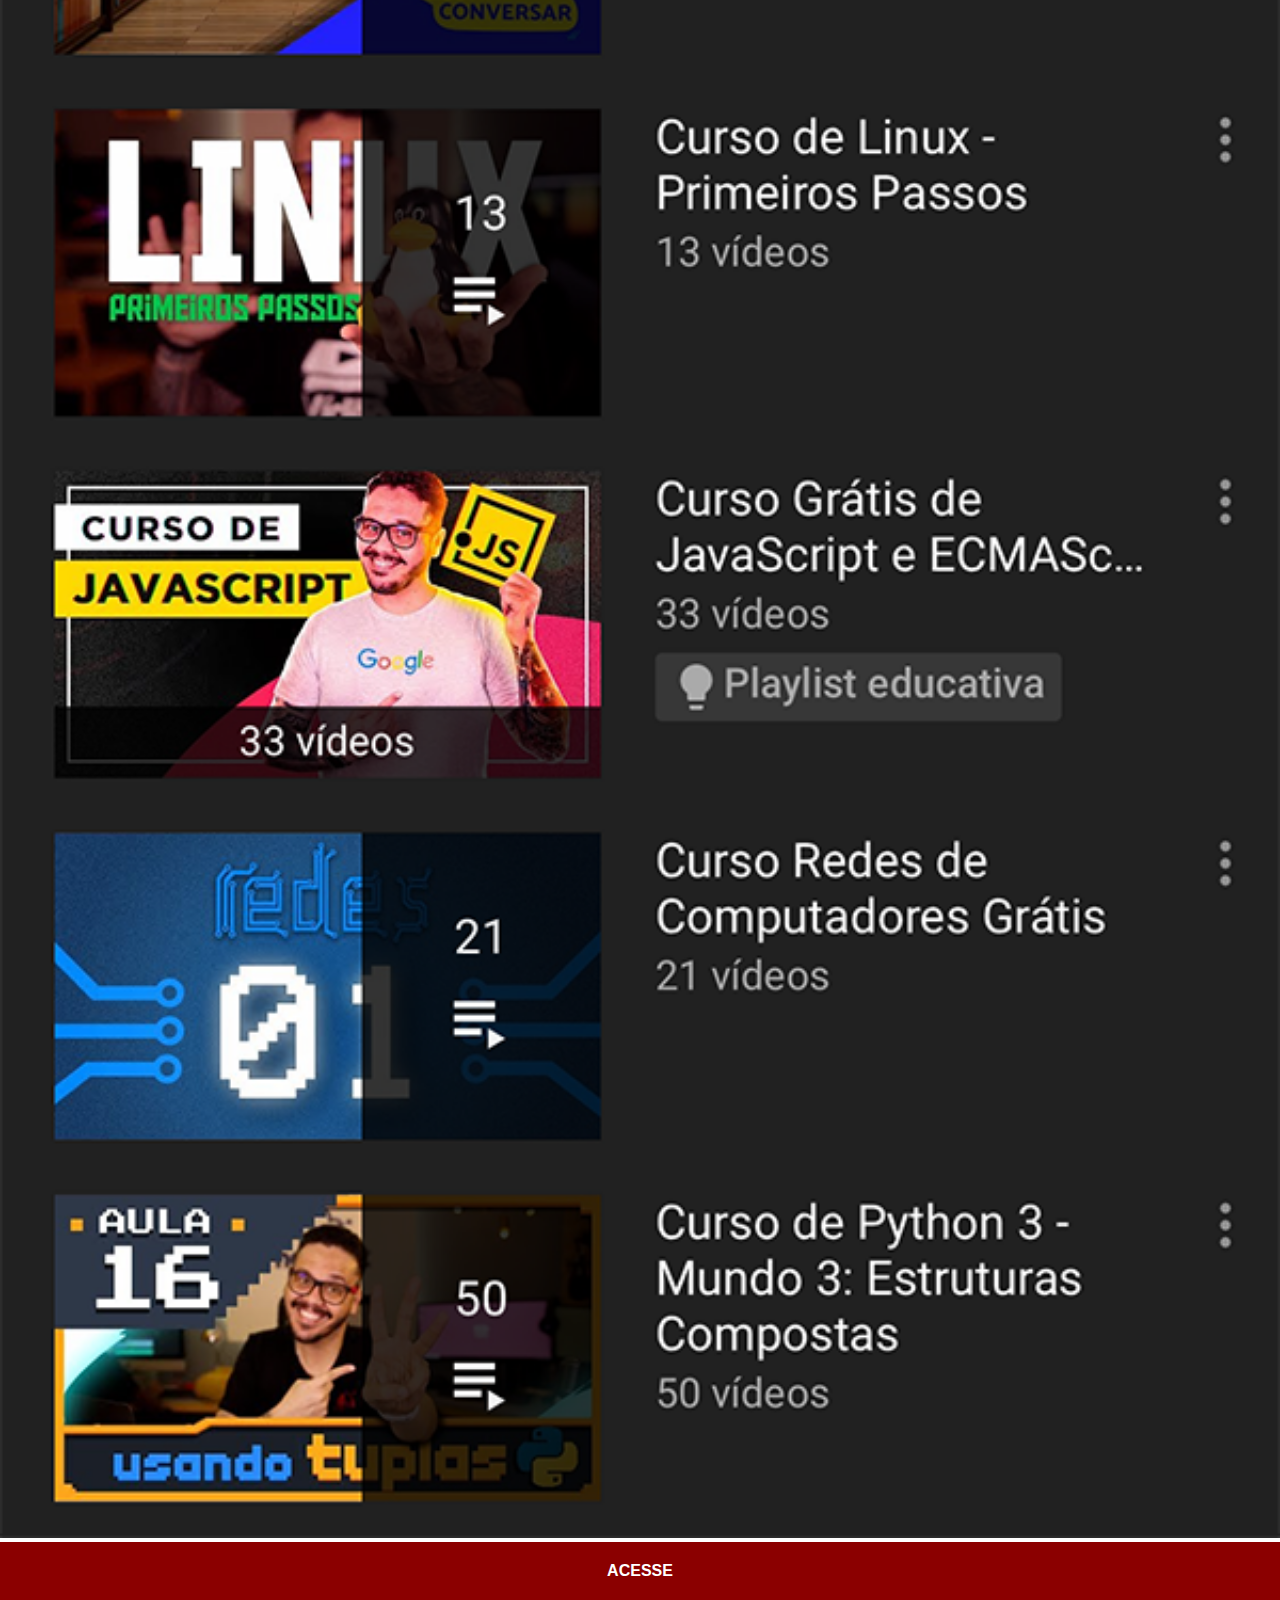
<file: youtube.html>
<!DOCTYPE html>
<html lang="pt-pt">
<head>
    <meta charset="UTF-8">
    <meta http-equiv="X-UA-Compatible" content="IE=edge">
    <meta name="viewport" content="width=device-width, initial-scale=1.0">
    <title>Youtube</title>
    <link rel="stylesheet" href="estilos/social.css">
</head>
<body>
    <img src="imagens/tela-youtube.png" alt="Youtube">
    <a href="https://www.youtube.com/@CursoemVideo/playlists" target="_blank">ACESSE</a>
</body>
</html>
</file>
<file: estilos/style.css>
@charset "UTF-8";

* {
    margin: 0px;
    padding: 0px;
    font-family: Arial, Helvetica, sans-serif;
}

html, body {
    height: 100vh;
    width: 100vw;
    background-color: black;
}

body {
    background: url('../imagens/fundo-madeira.jpg') no-repeat top center;
    background-size: cover;
    background-attachment: fixed;
}

main  {
    position:relative;
    height: 100vh;
    }

section#telefone {
    position: absolute;
    top: 50%;
    left: 50%;
    transform: translate(-50%, -50%);

    height: 627px;
    width: 311px;
    background: url('../imagens/frame-iphone.png') no-repeat;
}

iframe#tela {
    position: relative;
    top: 80px;
    left: 22px;
    width: 267px;
    height: 471px;
}

section#redes-sociais {
    text-align: right;
}

section#redes-sociais img {
    width: 50px;
    margin: 10px;
    border-radius: 50%;
    box-shadow: 2px 2px 5px rgba(0, 0, 0, 0.400);
    box-sizing: border-box;
}

section#redes-sociais img:hover {
    border: 2px solid rgba(255, 255, 255, 0.6);
    transform: translate(-3px, -3px);
    box-shadow: 5px 5px 10px rgba(0, 0, 0, 0.600);
    transition: transform .3s, border .5s;
}
</file>
<file: estilos/social.css>
@charset "UTF-8";

* {
    margin: 0px;
    padding: 0px;
    font-family: Arial, Helvetica, sans-serif;
}

::-webkit-scrollbar {
    width: 0px;
    height: 0px;
}

img {
    width: 100vw;
}
a {
    display: block;
    background-color: darkred;
    color: white;
    padding: 20px;
    text-align: center;
    font-weight: bolder;
    text-decoration: none;
}

a:hover {
    background-color: red;
}
</file>
